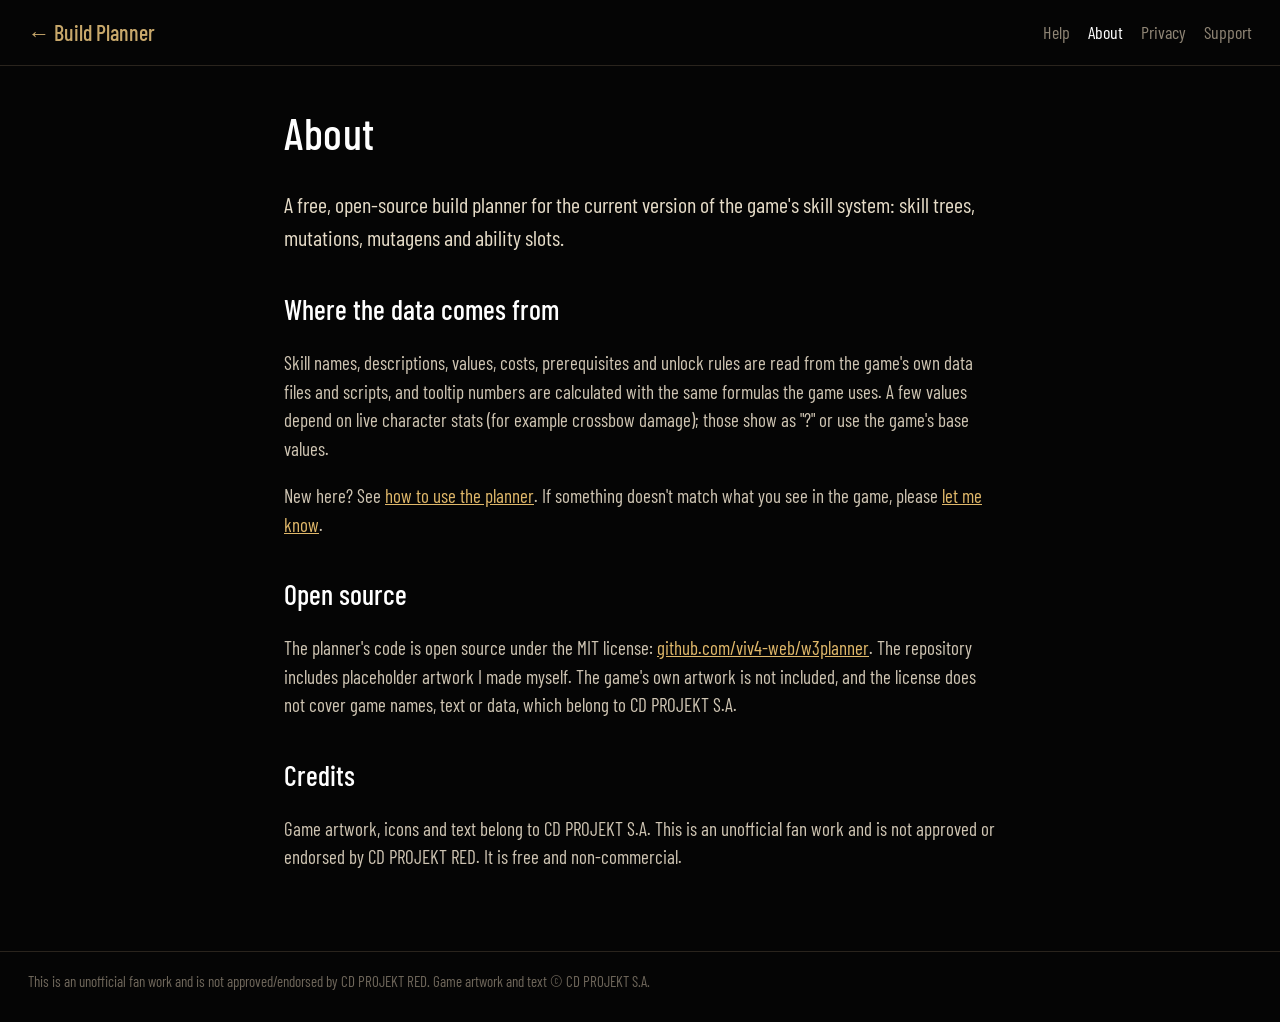
<file: about.html>
<!DOCTYPE html><html lang="en"><head><meta charset="utf-8"><meta name="viewport" content="width=device-width, initial-scale=1, viewport-fit=cover">
<title>About · Build Planner</title><meta name="description" content="What the Build Planner is, where its data comes from, and credits."><link rel="stylesheet" href="pages.css">
<link rel="icon" href="data:image/svg+xml,<svg xmlns=%22http://www.w3.org/2000/svg%22 viewBox=%220 0 100 100%22><text y=%22.9em%22 font-size=%2290%22>⚔️</text></svg>">
</head><body><header><a class="home" href="index.html">← Build Planner</a><nav aria-label="Site"><a href="help.html">Help</a><a href="about.html" aria-current="page">About</a><a href="privacy.html">Privacy</a><a href="support.html">Support</a></nav></header>
<main><h1>About</h1><p class="lead">A free, open-source build planner for the current version of the game's skill system: skill trees, mutations, mutagens and ability slots.</p>
<h2>Where the data comes from</h2><p>Skill names, descriptions, values, costs, prerequisites and unlock rules are read from the game's own data files and scripts, and tooltip numbers are calculated with the same formulas the game uses. A few values depend on live character stats (for example crossbow damage); those show as "?" or use the game's base values.</p>
<p>New here? See <a href="help.html">how to use the planner</a>. If something doesn't match what you see in the game, please <a href="support.html">let me know</a>.</p>
<h2>Open source</h2><p>The planner's code is open source under the MIT license: <a href="https://github.com/viv4-web/w3planner">github.com/viv4-web/w3planner</a>. The repository includes placeholder artwork I made myself. The game's own artwork is not included, and the license does not cover game names, text or data, which belong to CD PROJEKT S.A.</p>
<h2>Credits</h2><p>Game artwork, icons and text belong to CD PROJEKT S.A. This is an unofficial fan work and is not approved or endorsed by CD PROJEKT RED. It is free and non-commercial.</p></main>
<footer>This is an unofficial fan work and is not approved/endorsed by CD PROJEKT RED. Game artwork and text © CD PROJEKT S.A.</footer></body></html>
</file>
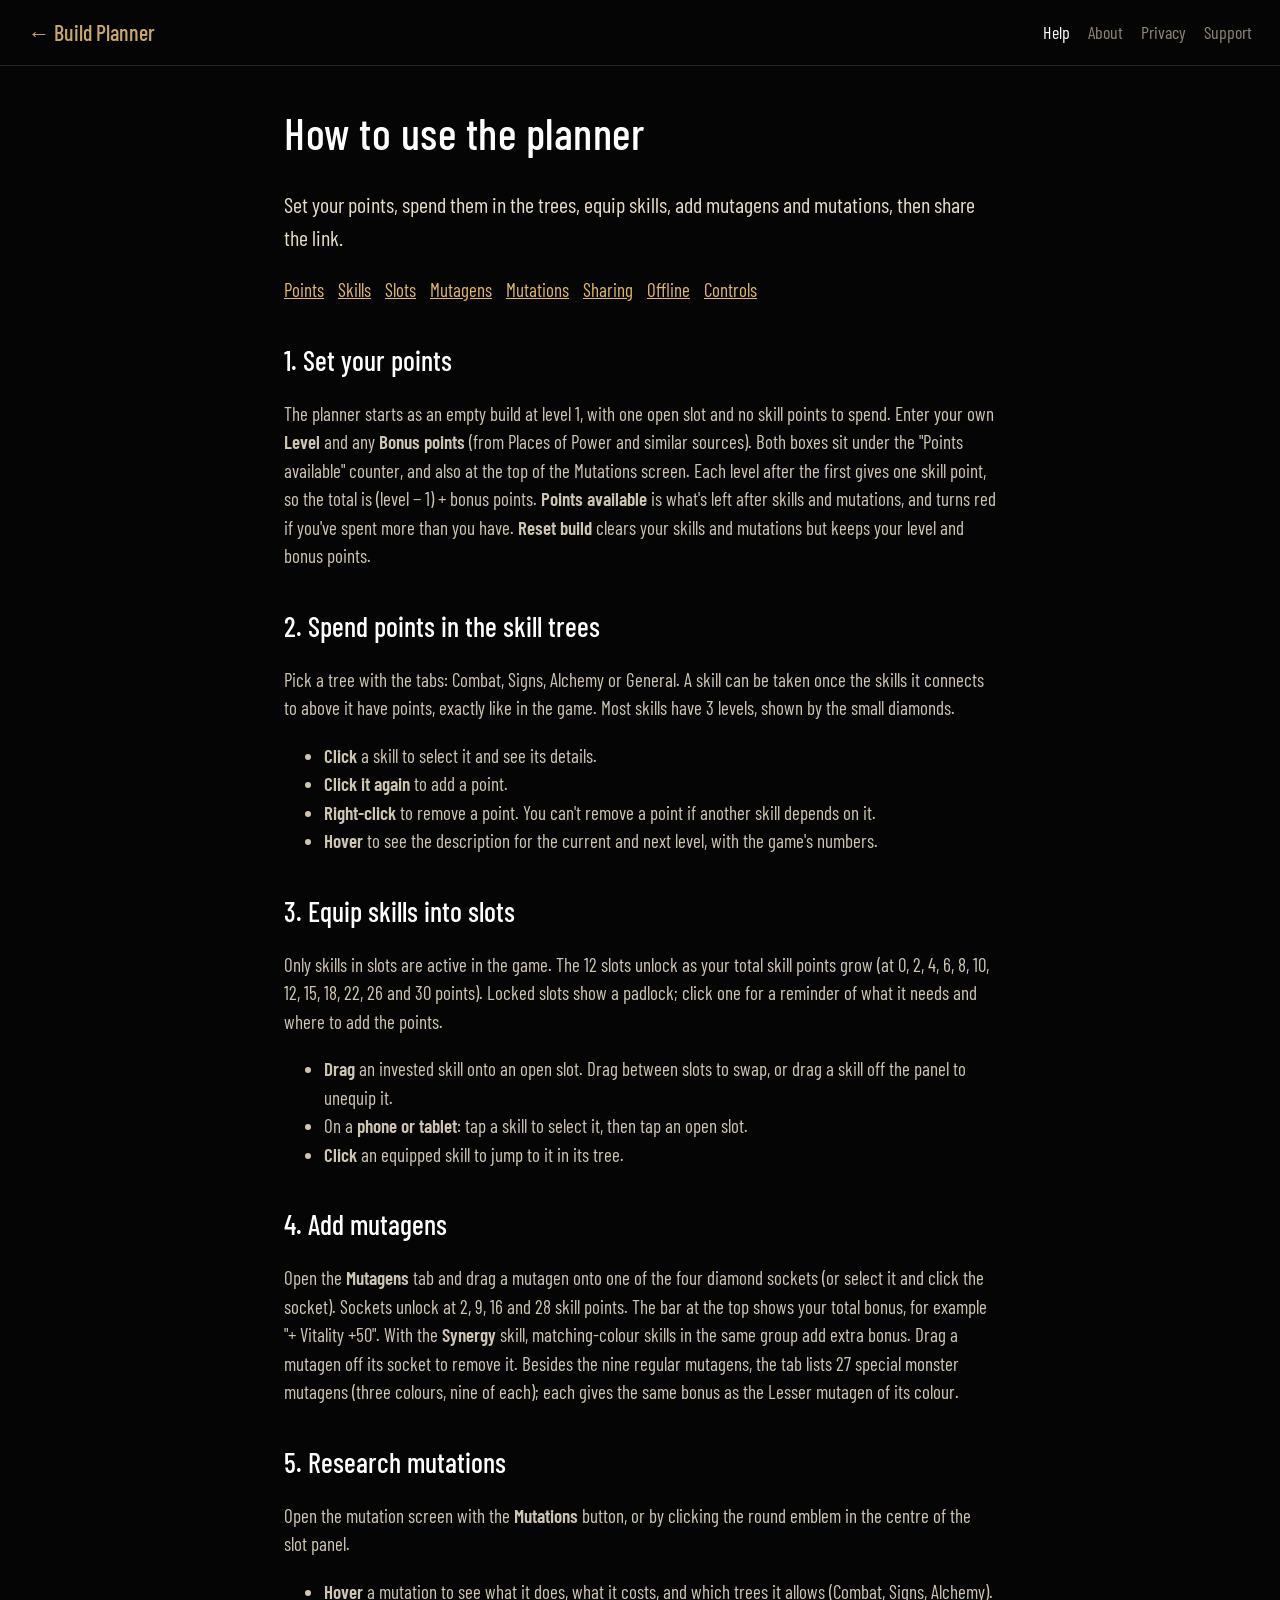
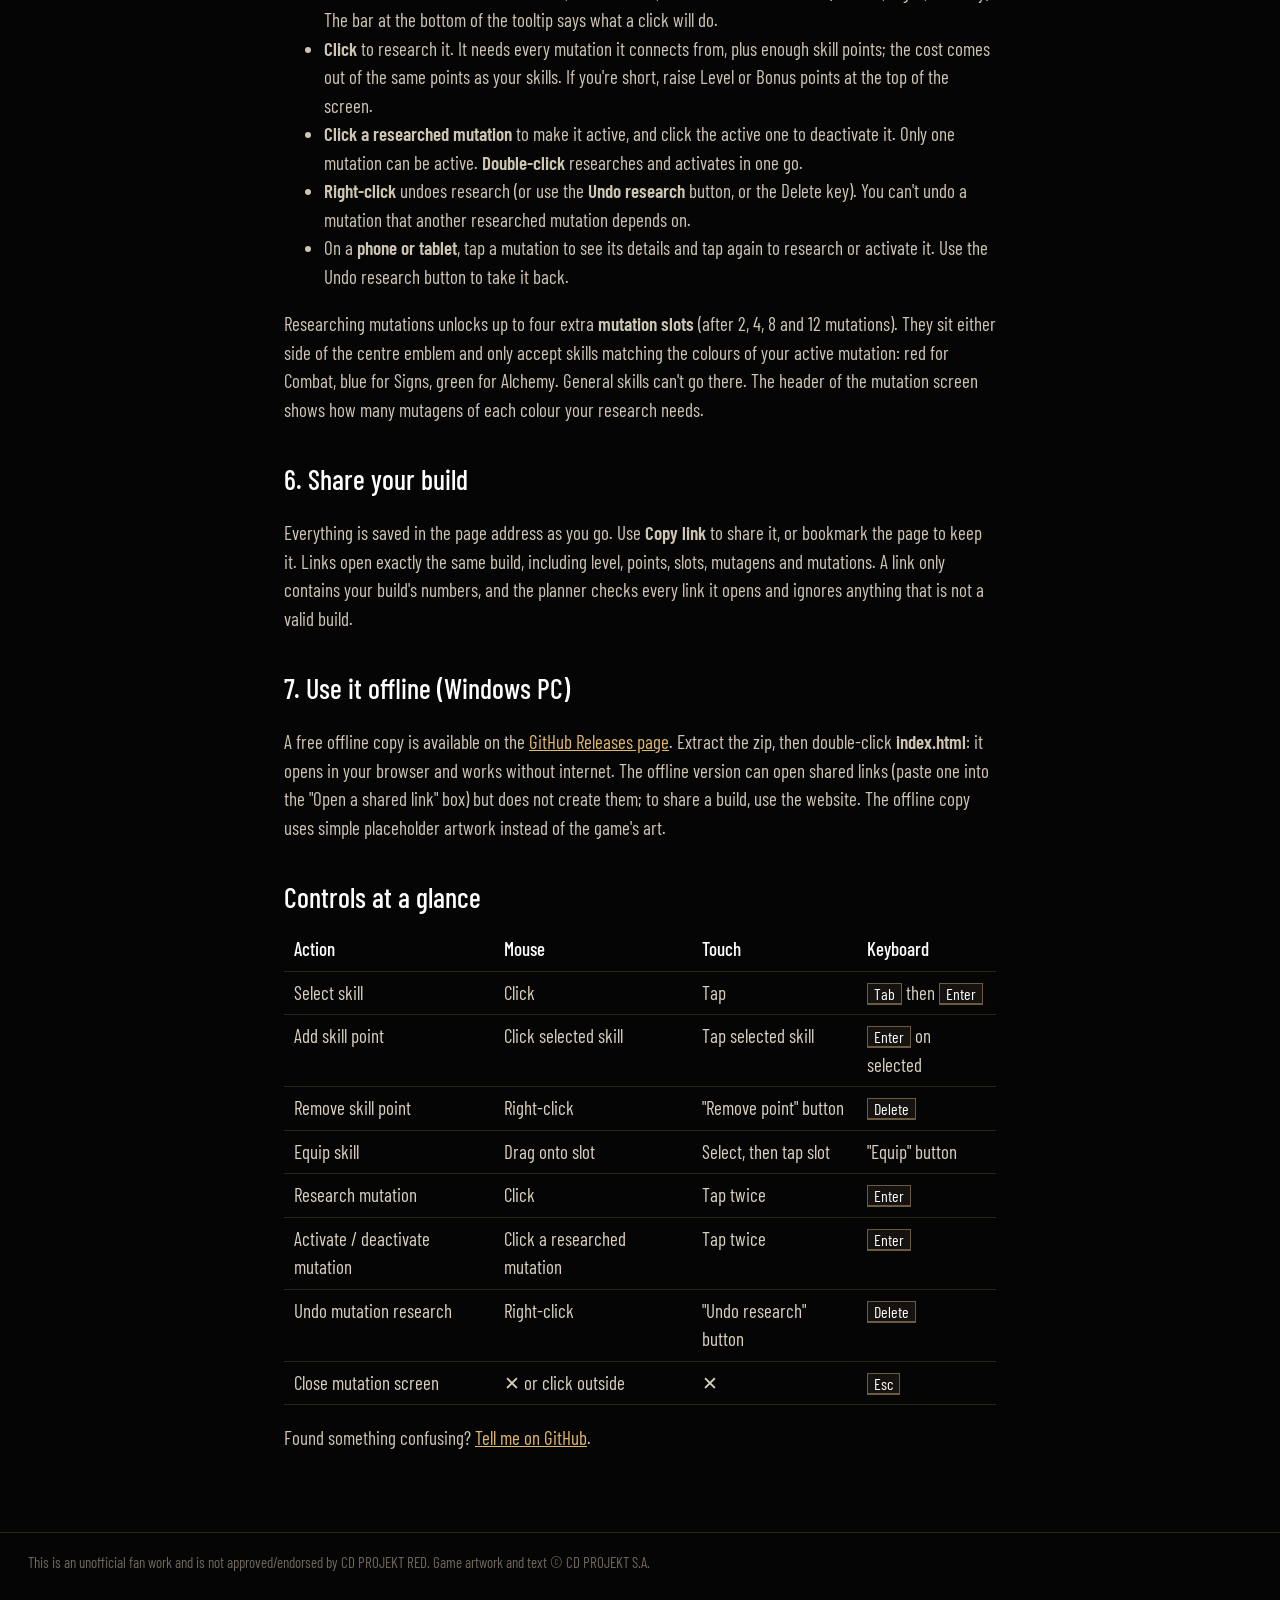
<file: help.html>
<!DOCTYPE html><html lang="en"><head><meta charset="utf-8"><meta name="viewport" content="width=device-width, initial-scale=1, viewport-fit=cover">
<title>Help · Build Planner</title><meta name="description" content="How to use the Build Planner: skills, slots, mutagens, mutations and sharing."><link rel="stylesheet" href="pages.css">
<link rel="icon" href="data:image/svg+xml,<svg xmlns=%22http://www.w3.org/2000/svg%22 viewBox=%220 0 100 100%22><text y=%22.9em%22 font-size=%2290%22>⚔️</text></svg>">
</head><body><header><a class="home" href="index.html">← Build Planner</a><nav aria-label="Site"><a href="help.html" aria-current="page">Help</a><a href="about.html">About</a><a href="privacy.html">Privacy</a><a href="support.html">Support</a></nav></header>
<main><h1>How to use the planner</h1><p class="lead">Set your points, spend them in the trees, equip skills, add mutagens and mutations, then share the link.</p>
<p class="toc"><a href="#points">Points</a><a href="#skills">Skills</a><a href="#slots">Slots</a><a href="#mutagens">Mutagens</a><a href="#mutations">Mutations</a><a href="#share">Sharing</a><a href="#offline">Offline</a><a href="#controls">Controls</a></p>
<h2 id="points">1. Set your points</h2><p>The planner starts as an empty build at level 1, with one open slot and no skill points to spend. Enter your own <b>Level</b> and any <b>Bonus points</b> (from Places of Power and similar sources). Both boxes sit under the "Points available" counter, and also at the top of the Mutations screen. Each level after the first gives one skill point, so the total is (level − 1) + bonus points. <b>Points available</b> is what's left after skills and mutations, and turns red if you've spent more than you have. <b>Reset build</b> clears your skills and mutations but keeps your level and bonus points.</p>
<h2 id="skills">2. Spend points in the skill trees</h2><p>Pick a tree with the tabs: Combat, Signs, Alchemy or General. A skill can be taken once the skills it connects to above it have points, exactly like in the game. Most skills have 3 levels, shown by the small diamonds.</p>
<ul><li><b>Click</b> a skill to select it and see its details.</li><li><b>Click it again</b> to add a point.</li><li><b>Right-click</b> to remove a point. You can't remove a point if another skill depends on it.</li><li><b>Hover</b> to see the description for the current and next level, with the game's numbers.</li></ul>
<h2 id="slots">3. Equip skills into slots</h2><p>Only skills in slots are active in the game. The 12 slots unlock as your total skill points grow (at 0, 2, 4, 6, 8, 10, 12, 15, 18, 22, 26 and 30 points). Locked slots show a padlock; click one for a reminder of what it needs and where to add the points.</p>
<ul><li><b>Drag</b> an invested skill onto an open slot. Drag between slots to swap, or drag a skill off the panel to unequip it.</li><li>On a <b>phone or tablet</b>: tap a skill to select it, then tap an open slot.</li><li><b>Click</b> an equipped skill to jump to it in its tree.</li></ul>
<h2 id="mutagens">4. Add mutagens</h2><p>Open the <b>Mutagens</b> tab and drag a mutagen onto one of the four diamond sockets (or select it and click the socket). Sockets unlock at 2, 9, 16 and 28 skill points. The bar at the top shows your total bonus, for example "+ Vitality +50". With the <b>Synergy</b> skill, matching-colour skills in the same group add extra bonus. Drag a mutagen off its socket to remove it. Besides the nine regular mutagens, the tab lists 27 special monster mutagens (three colours, nine of each); each gives the same bonus as the Lesser mutagen of its colour.</p>
<h2 id="mutations">5. Research mutations</h2><p>Open the mutation screen with the <b>Mutations</b> button, or by clicking the round emblem in the centre of the slot panel.</p>
<ul><li><b>Hover</b> a mutation to see what it does, what it costs, and which trees it allows (Combat, Signs, Alchemy). The bar at the bottom of the tooltip says what a click will do.</li>
<li><b>Click</b> to research it. It needs every mutation it connects from, plus enough skill points; the cost comes out of the same points as your skills. If you're short, raise Level or Bonus points at the top of the screen.</li>
<li><b>Click a researched mutation</b> to make it active, and click the active one to deactivate it. Only one mutation can be active. <b>Double-click</b> researches and activates in one go.</li>
<li><b>Right-click</b> undoes research (or use the <b>Undo research</b> button, or the Delete key). You can't undo a mutation that another researched mutation depends on.</li>
<li>On a <b>phone or tablet</b>, tap a mutation to see its details and tap again to research or activate it. Use the Undo research button to take it back.</li></ul>
<p>Researching mutations unlocks up to four extra <b>mutation slots</b> (after 2, 4, 8 and 12 mutations). They sit either side of the centre emblem and only accept skills matching the colours of your active mutation: red for Combat, blue for Signs, green for Alchemy. General skills can't go there. The header of the mutation screen shows how many mutagens of each colour your research needs.</p>
<h2 id="share">6. Share your build</h2><p>Everything is saved in the page address as you go. Use <b>Copy link</b> to share it, or bookmark the page to keep it. Links open exactly the same build, including level, points, slots, mutagens and mutations. A link only contains your build's numbers, and the planner checks every link it opens and ignores anything that is not a valid build.</p>
<h2 id="offline">7. Use it offline (Windows PC)</h2><p>A free offline copy is available on the <a href="https://github.com/viv4-web/w3planner/releases">GitHub Releases page</a>. Extract the zip, then double-click <b>index.html</b>: it opens in your browser and works without internet. The offline version can open shared links (paste one into the "Open a shared link" box) but does not create them; to share a build, use the website. The offline copy uses simple placeholder artwork instead of the game's art.</p>
<h2 id="controls">Controls at a glance</h2>
<table><tr><th>Action</th><th>Mouse</th><th>Touch</th><th>Keyboard</th></tr>
<tr><td>Select skill</td><td>Click</td><td>Tap</td><td><kbd>Tab</kbd> then <kbd>Enter</kbd></td></tr>
<tr><td>Add skill point</td><td>Click selected skill</td><td>Tap selected skill</td><td><kbd>Enter</kbd> on selected</td></tr>
<tr><td>Remove skill point</td><td>Right-click</td><td>"Remove point" button</td><td><kbd>Delete</kbd></td></tr>
<tr><td>Equip skill</td><td>Drag onto slot</td><td>Select, then tap slot</td><td>"Equip" button</td></tr>
<tr><td>Research mutation</td><td>Click</td><td>Tap twice</td><td><kbd>Enter</kbd></td></tr>
<tr><td>Activate / deactivate mutation</td><td>Click a researched mutation</td><td>Tap twice</td><td><kbd>Enter</kbd></td></tr>
<tr><td>Undo mutation research</td><td>Right-click</td><td>"Undo research" button</td><td><kbd>Delete</kbd></td></tr>
<tr><td>Close mutation screen</td><td>✕ or click outside</td><td>✕</td><td><kbd>Esc</kbd></td></tr></table>
<p>Found something confusing? <a href="support.html">Tell me on GitHub</a>.</p></main>
<footer>This is an unofficial fan work and is not approved/endorsed by CD PROJEKT RED. Game artwork and text © CD PROJEKT S.A.</footer></body></html>
</file>
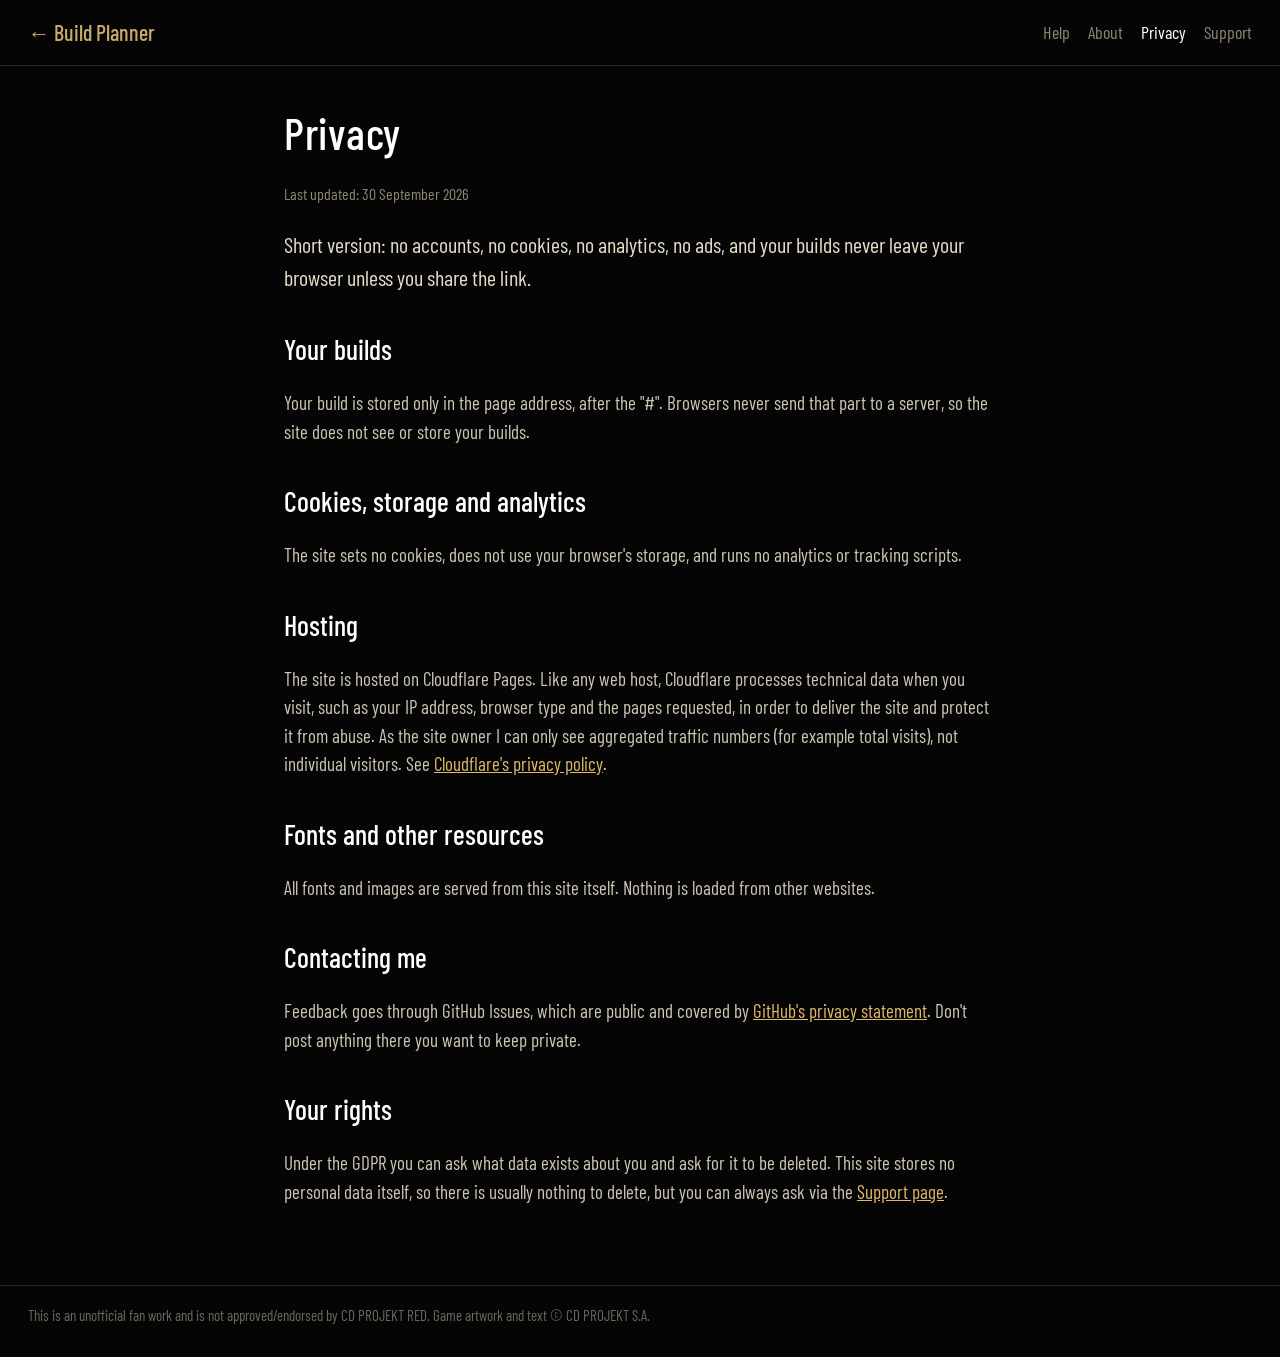
<file: privacy.html>
<!DOCTYPE html><html lang="en"><head><meta charset="utf-8"><meta name="viewport" content="width=device-width, initial-scale=1, viewport-fit=cover">
<title>Privacy · Build Planner</title><meta name="description" content="How the Build Planner handles your data: no accounts, no cookies, no analytics."><link rel="stylesheet" href="pages.css">
<link rel="icon" href="data:image/svg+xml,<svg xmlns=%22http://www.w3.org/2000/svg%22 viewBox=%220 0 100 100%22><text y=%22.9em%22 font-size=%2290%22>⚔️</text></svg>">
</head><body><header><a class="home" href="index.html">← Build Planner</a><nav aria-label="Site"><a href="help.html">Help</a><a href="about.html">About</a><a href="privacy.html" aria-current="page">Privacy</a><a href="support.html">Support</a></nav></header>
<main><h1>Privacy</h1><p class="muted">Last updated: 30 September 2026</p>
<p class="lead">Short version: no accounts, no cookies, no analytics, no ads, and your builds never leave your browser unless you share the link.</p>
<h2>Your builds</h2><p>Your build is stored only in the page address, after the "#". Browsers never send that part to a server, so the site does not see or store your builds.</p>
<h2>Cookies, storage and analytics</h2><p>The site sets no cookies, does not use your browser's storage, and runs no analytics or tracking scripts.</p>
<h2>Hosting</h2><p>The site is hosted on Cloudflare Pages. Like any web host, Cloudflare processes technical data when you visit, such as your IP address, browser type and the pages requested, in order to deliver the site and protect it from abuse. As the site owner I can only see aggregated traffic numbers (for example total visits), not individual visitors. See <a href="https://www.cloudflare.com/privacypolicy/">Cloudflare's privacy policy</a>.</p>
<h2>Fonts and other resources</h2><p>All fonts and images are served from this site itself. Nothing is loaded from other websites.</p>
<h2>Contacting me</h2><p>Feedback goes through GitHub Issues, which are public and covered by <a href="https://docs.github.com/en/site-policy/privacy-policies/github-general-privacy-statement">GitHub's privacy statement</a>. Don't post anything there you want to keep private.</p>
<h2>Your rights</h2><p>Under the GDPR you can ask what data exists about you and ask for it to be deleted. This site stores no personal data itself, so there is usually nothing to delete, but you can always ask via the <a href="support.html">Support page</a>.</p></main>
<footer>This is an unofficial fan work and is not approved/endorsed by CD PROJEKT RED. Game artwork and text © CD PROJEKT S.A.</footer></body></html>
</file>
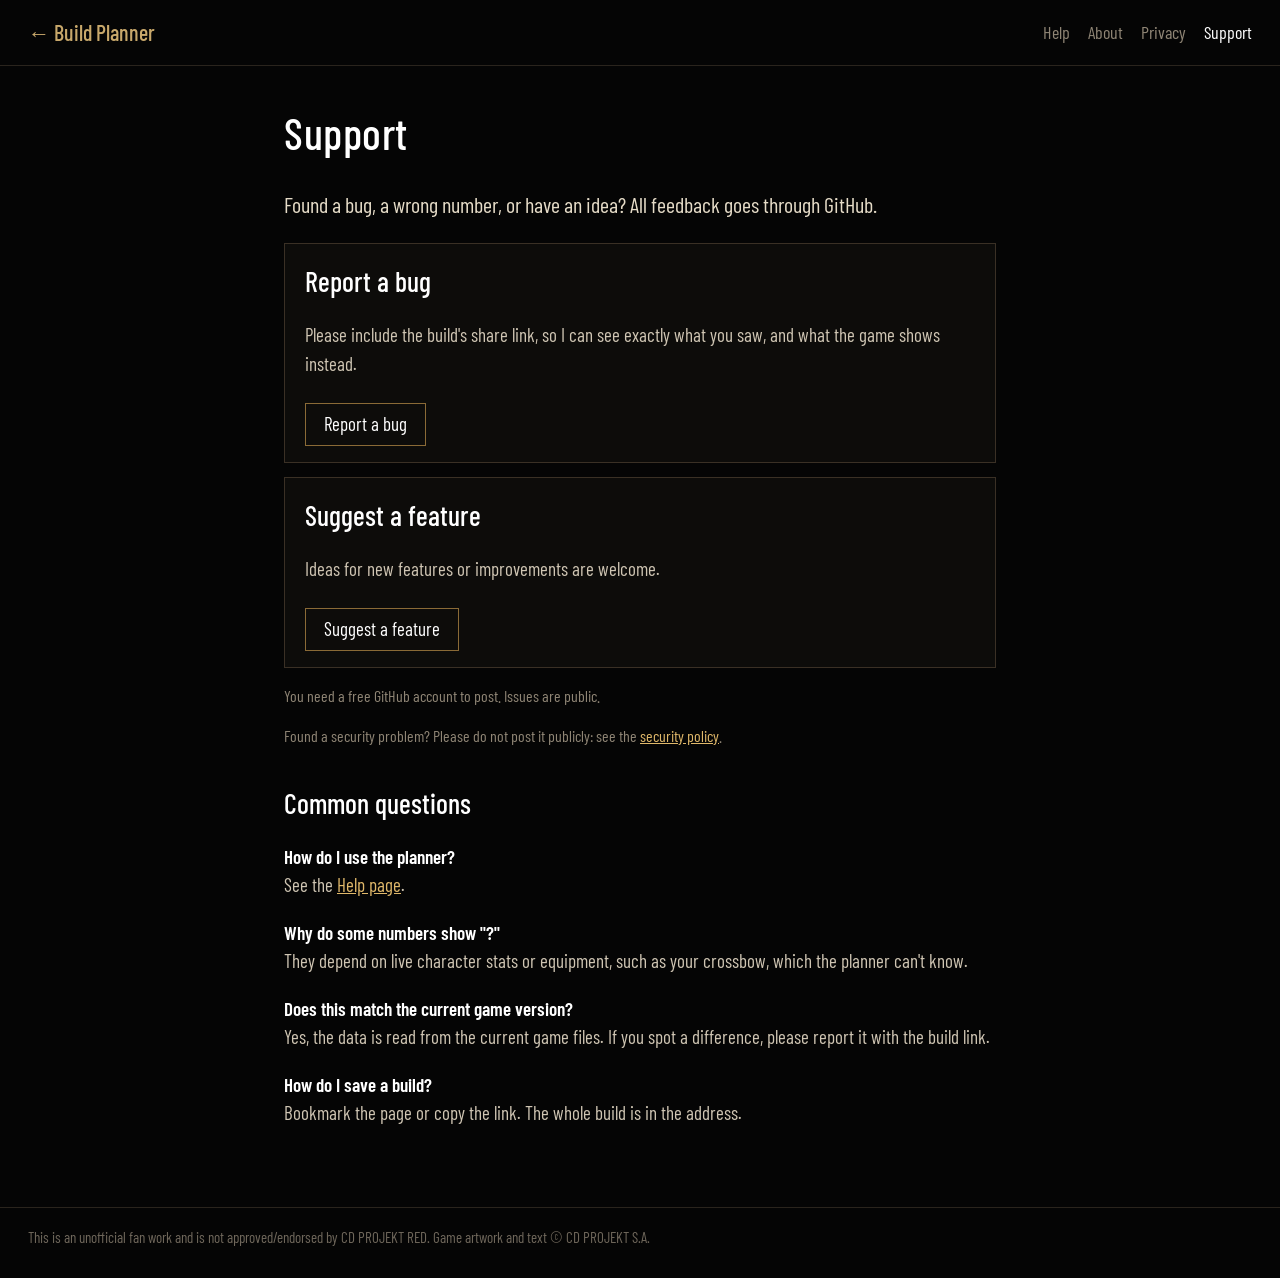
<file: support.html>
<!DOCTYPE html><html lang="en"><head><meta charset="utf-8"><meta name="viewport" content="width=device-width, initial-scale=1, viewport-fit=cover">
<title>Support · Build Planner</title><meta name="description" content="Report a bug or suggest a feature on GitHub."><link rel="stylesheet" href="pages.css">
<link rel="icon" href="data:image/svg+xml,<svg xmlns=%22http://www.w3.org/2000/svg%22 viewBox=%220 0 100 100%22><text y=%22.9em%22 font-size=%2290%22>⚔️</text></svg>">
</head><body><header><a class="home" href="index.html">← Build Planner</a><nav aria-label="Site"><a href="help.html">Help</a><a href="about.html">About</a><a href="privacy.html">Privacy</a><a href="support.html" aria-current="page">Support</a></nav></header>
<main><h1>Support</h1><p class="lead">Found a bug, a wrong number, or have an idea? All feedback goes through GitHub.</p>
<div class="card"><h2 style="margin-top:0">Report a bug</h2><p>Please include the build's share link, so I can see exactly what you saw, and what the game shows instead.</p><a class="btn" href="https://github.com/viv4-web/w3planner/issues/new?template=bug.yml">Report a bug</a></div>
<div class="card"><h2 style="margin-top:0">Suggest a feature</h2><p>Ideas for new features or improvements are welcome.</p><a class="btn" href="https://github.com/viv4-web/w3planner/issues/new?template=feature.yml">Suggest a feature</a></div>
<p class="muted">You need a free GitHub account to post. Issues are public.</p>
<p class="muted">Found a security problem? Please do not post it publicly: see the <a href="https://github.com/viv4-web/w3planner/security/policy">security policy</a>.</p>
<h2>Common questions</h2>
<p><b style="color:#fff">How do I use the planner?</b><br>See the <a href="help.html">Help page</a>.</p>
<p><b style="color:#fff">Why do some numbers show "?"</b><br>They depend on live character stats or equipment, such as your crossbow, which the planner can't know.</p>
<p><b style="color:#fff">Does this match the current game version?</b><br>Yes, the data is read from the current game files. If you spot a difference, please report it with the build link.</p>
<p><b style="color:#fff">How do I save a build?</b><br>Bookmark the page or copy the link. The whole build is in the address.</p></main>
<footer>This is an unofficial fan work and is not approved/endorsed by CD PROJEKT RED. Game artwork and text © CD PROJEKT S.A.</footer></body></html>
</file>
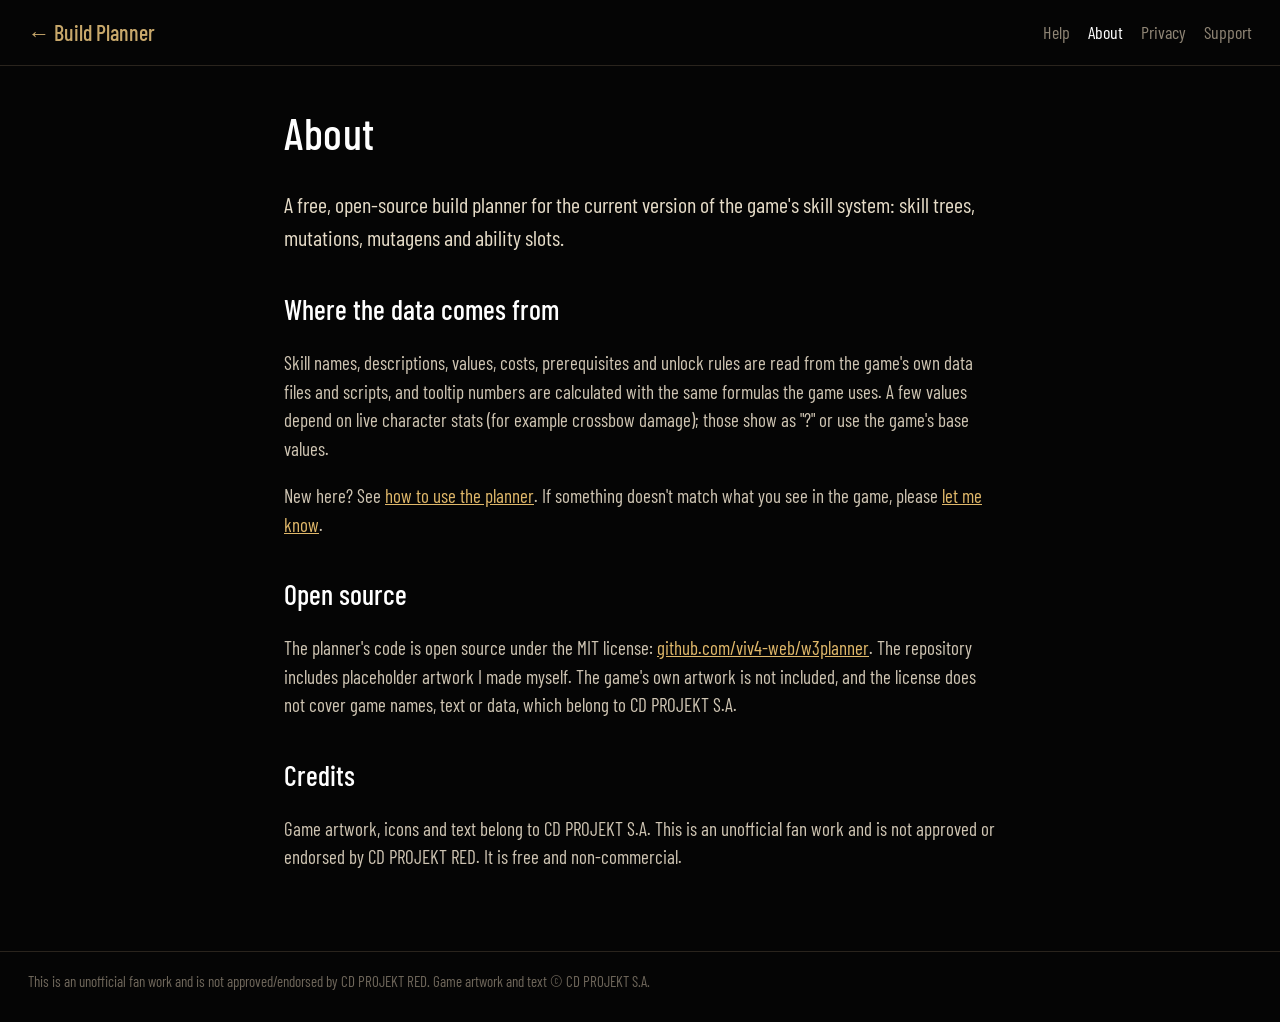
<file: static/about.html>
<!DOCTYPE html><html lang="en"><head><meta charset="utf-8"><meta name="viewport" content="width=device-width, initial-scale=1, viewport-fit=cover">
<title>About – The Witcher 3 Build Planner &amp; Quest Tracker – Remaster</title><meta name="description" content="What this fan-made planner for The Witcher 3 remaster is, where its data comes from, and credits."><link rel="stylesheet" href="pages.css">
<link rel="icon" href="data:image/svg+xml,<svg xmlns=%22http://www.w3.org/2000/svg%22 viewBox=%220 0 100 100%22><text y=%22.9em%22 font-size=%2290%22>⚔️</text></svg>">
</head><body><header><a class="home" href="index.html">← Build Planner</a><nav aria-label="Site"><a href="help.html">Help</a><a href="about.html" aria-current="page">About</a><a href="privacy.html">Privacy</a><a href="support.html">Support</a></nav></header>
<main><h1>About</h1><p class="lead">A free, open-source build planner for the current version of the game's skill system: skill trees, mutations, mutagens and ability slots.</p>
<h2>Where the data comes from</h2><p>Skill names, descriptions, values, costs, prerequisites and unlock rules are read from the game's own data files and scripts, and tooltip numbers are calculated with the same formulas the game uses. A few values depend on live character stats (for example crossbow damage); those show as "?" or use the game's base values.</p>
<p>New here? See <a href="help.html">how to use the planner</a>. If something doesn't match what you see in the game, please <a href="support.html">let me know</a>.</p>
<h2>Open source</h2><p>The planner's code is open source under the MIT license: <a href="https://github.com/viv4-web/w3planner">github.com/viv4-web/w3planner</a>. The repository includes placeholder artwork I made myself. The game's own artwork is not included, and the license does not cover game names, text or data, which belong to CD PROJEKT S.A.</p>
<h2>Credits</h2><p>Game artwork, icons and text belong to CD PROJEKT S.A. This is an unofficial fan work and is not approved or endorsed by CD PROJEKT RED. It is free and non-commercial.</p></main>
<footer>This is an unofficial fan work and is not approved/endorsed by CD PROJEKT RED. Game artwork and text © CD PROJEKT S.A.</footer></body></html>
</file>
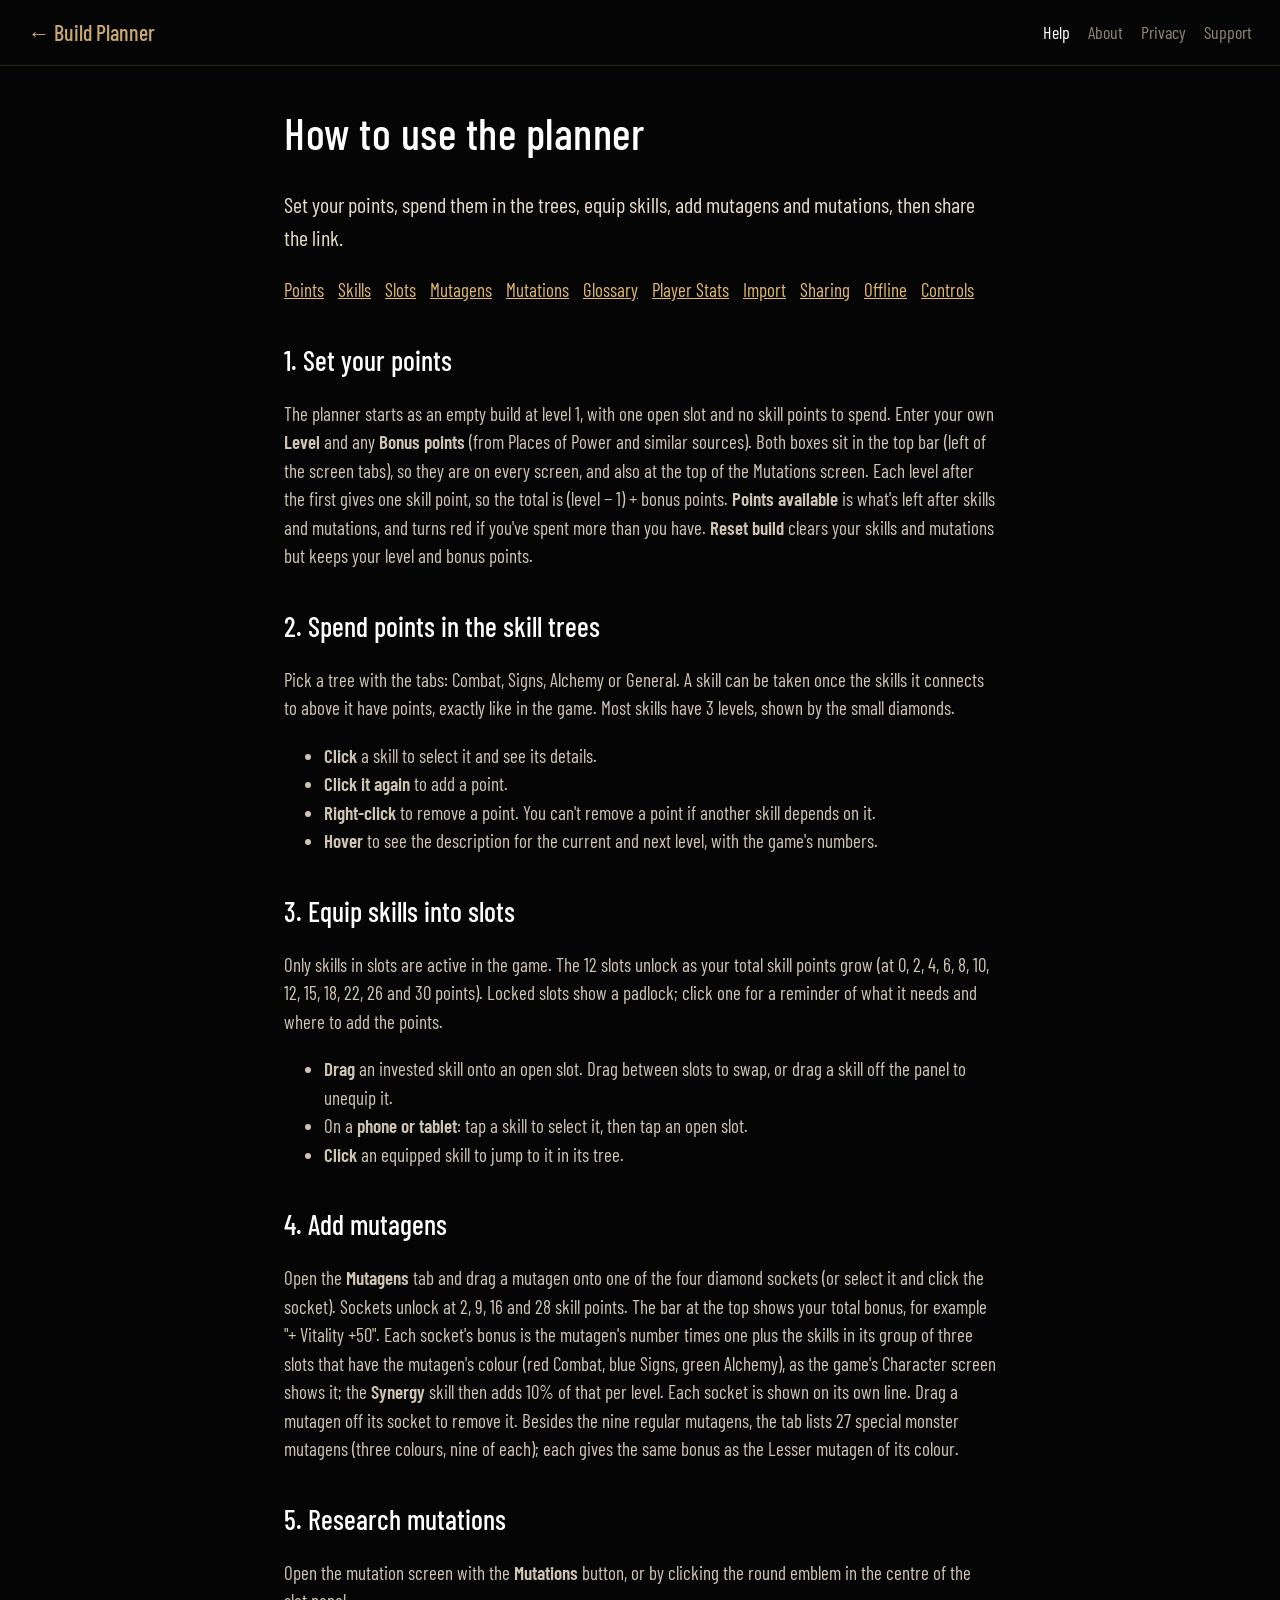
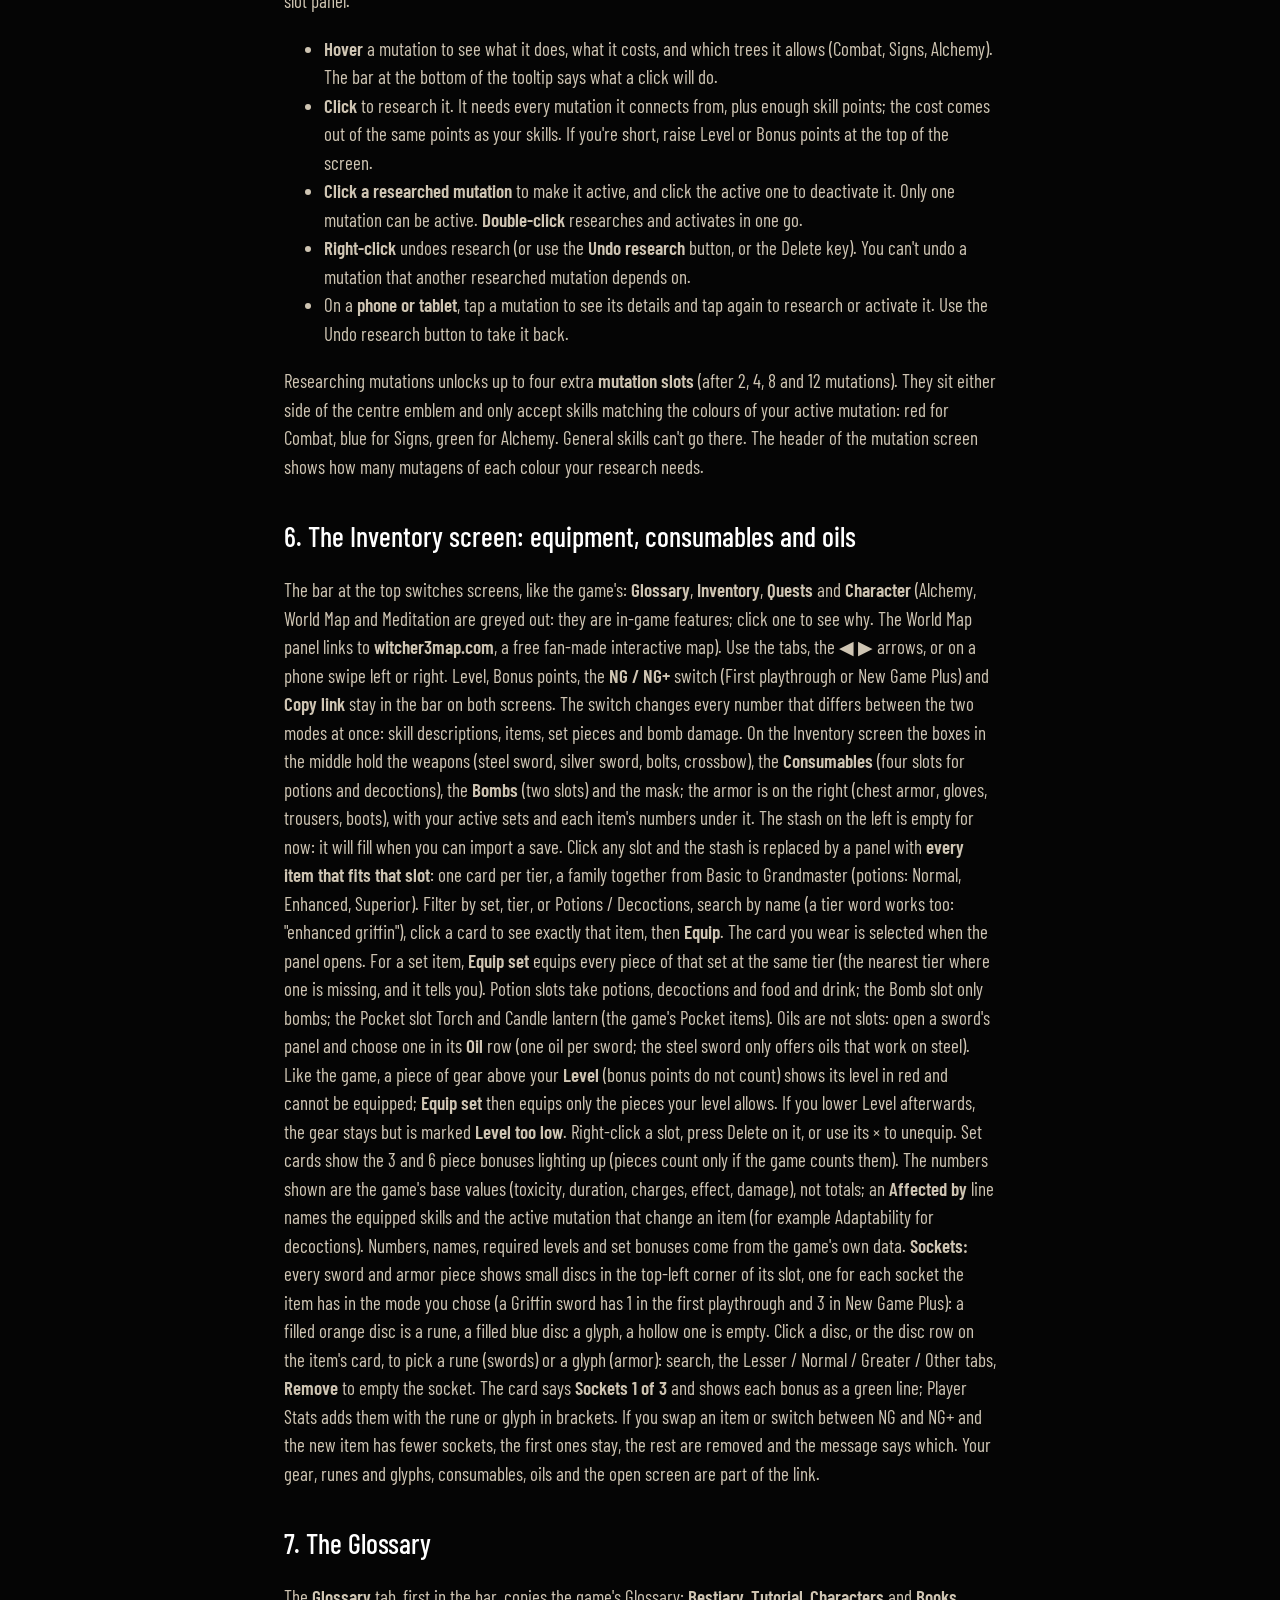
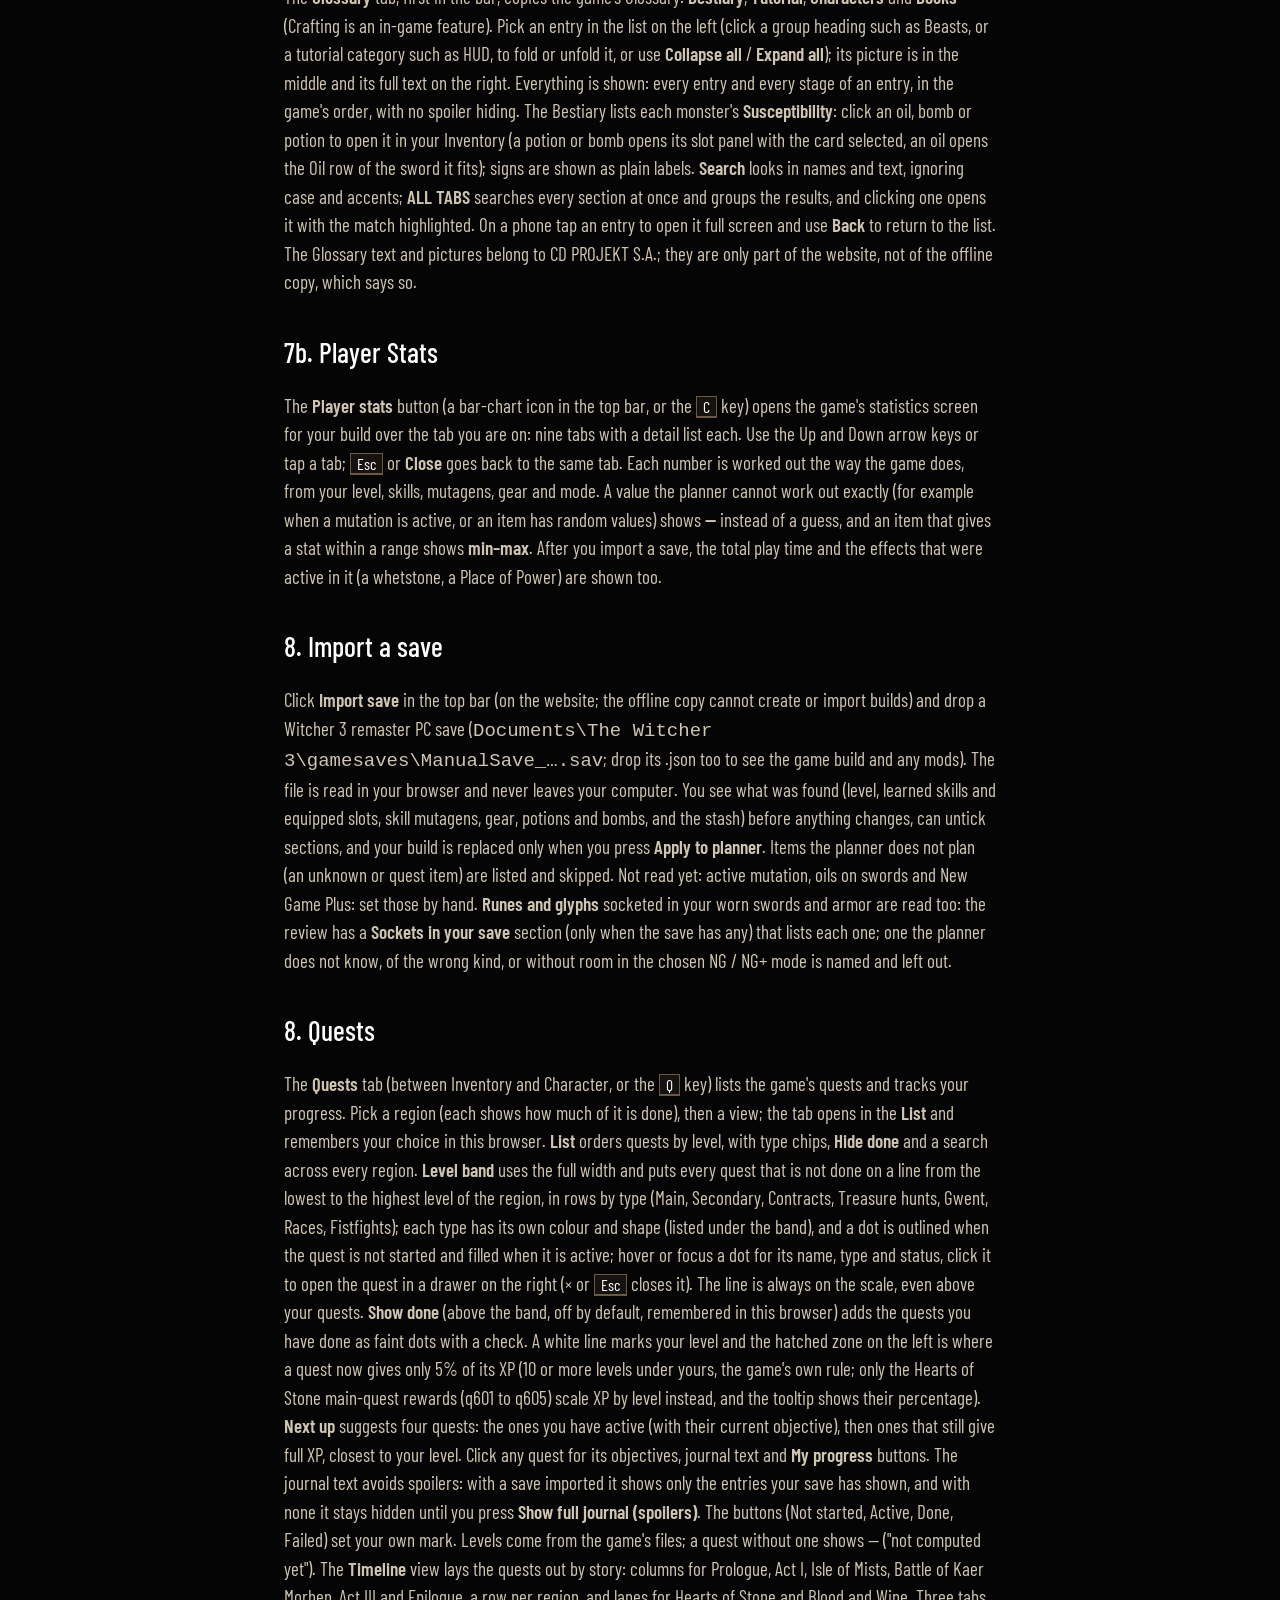
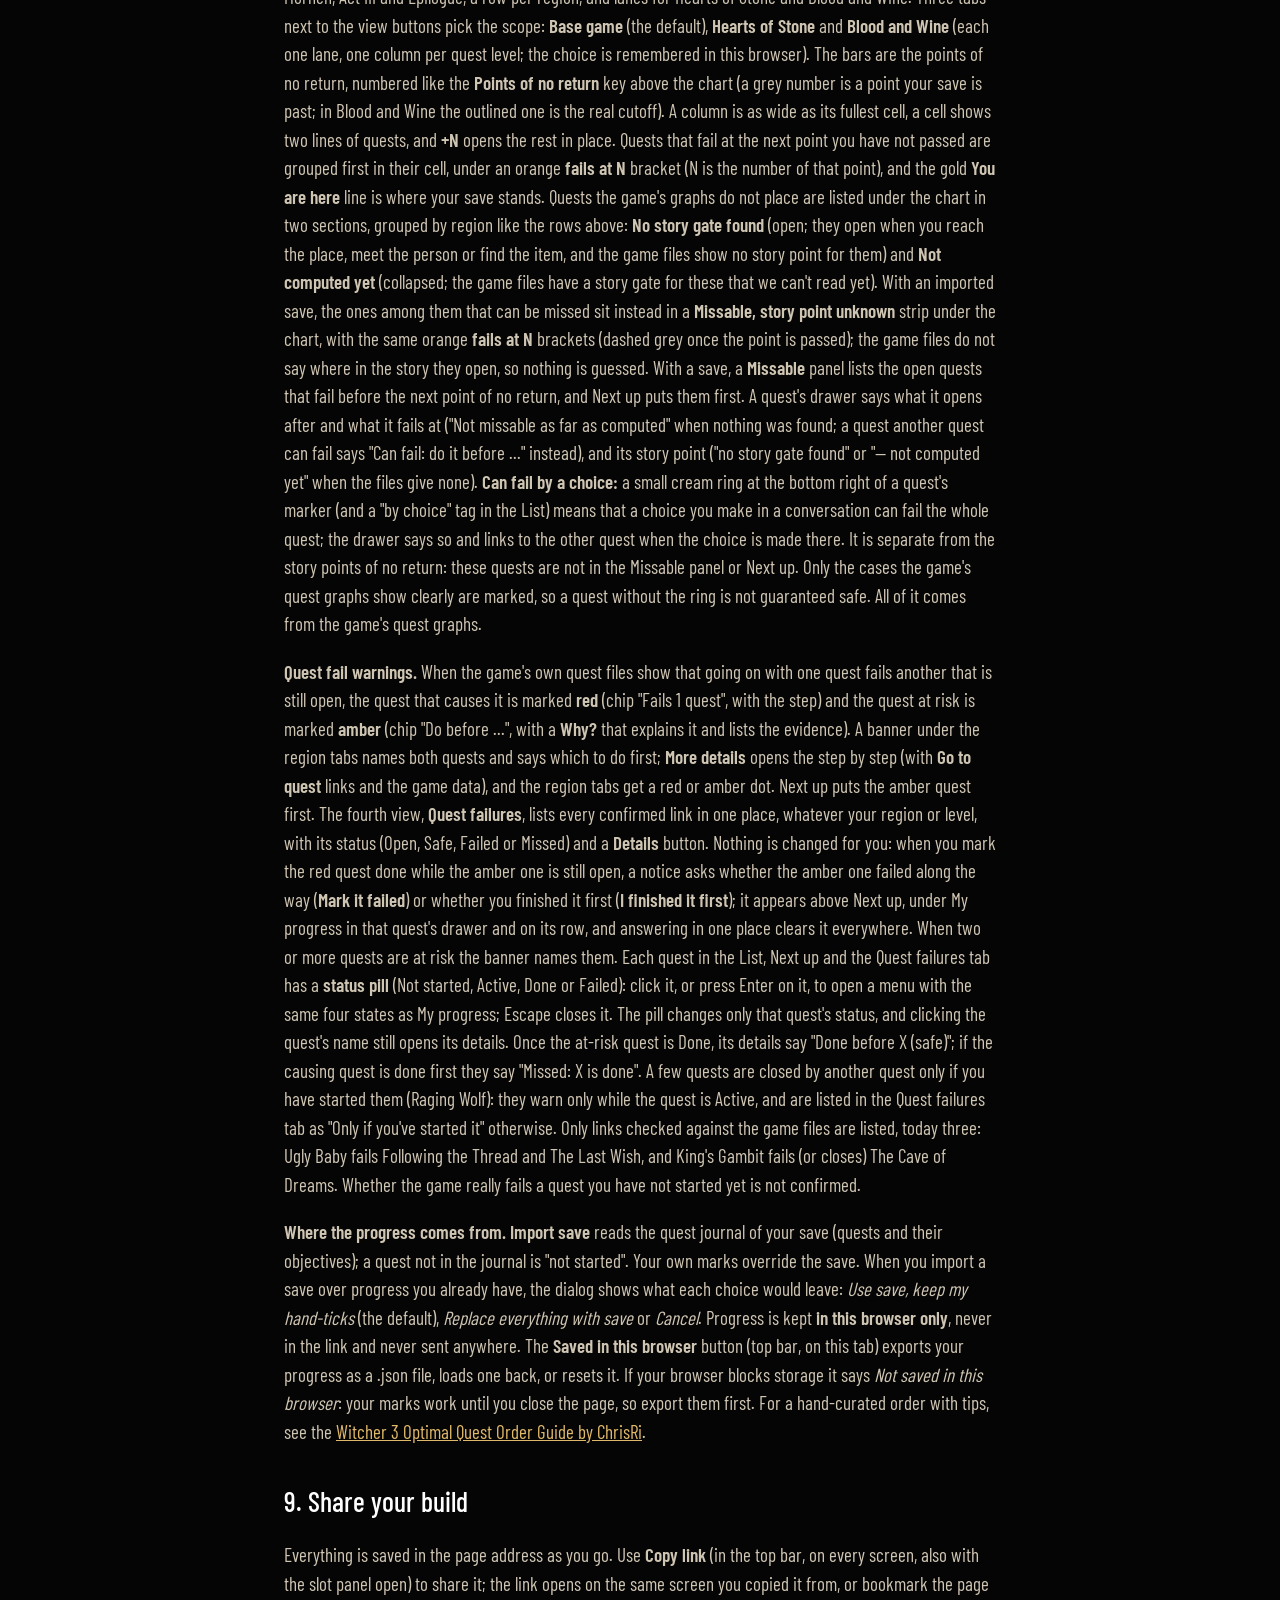
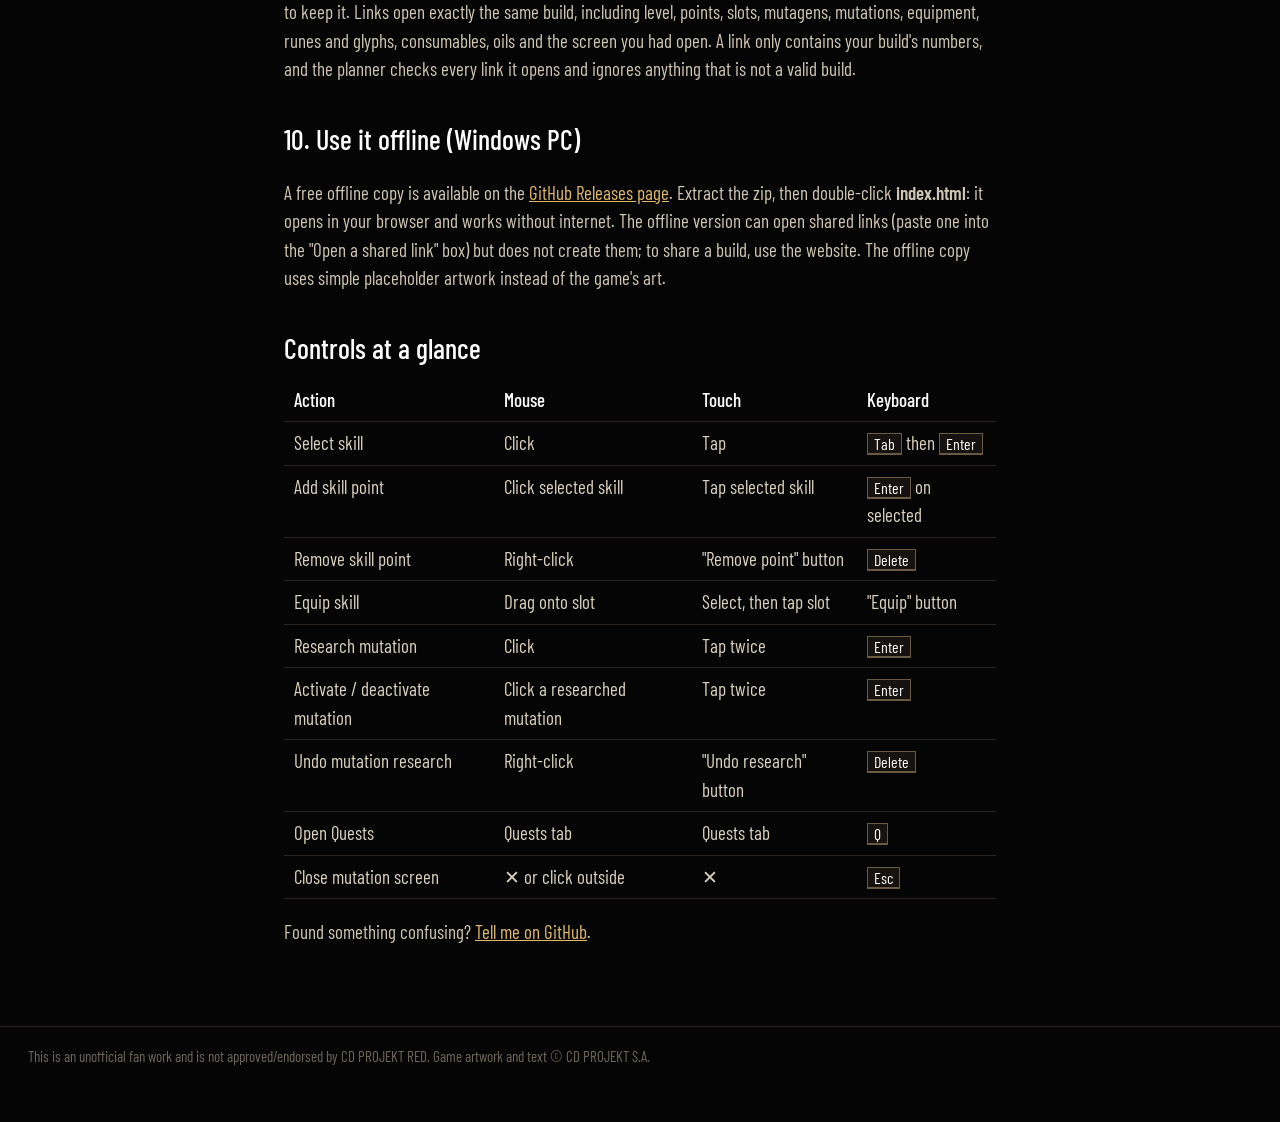
<file: static/help.html>
<!DOCTYPE html><html lang="en"><head><meta charset="utf-8"><meta name="viewport" content="width=device-width, initial-scale=1, viewport-fit=cover">
<title>Help – The Witcher 3 Build Planner &amp; Quest Tracker – Remaster</title><meta name="description" content="How to use the planner for The Witcher 3 remaster: skills, slots, mutagens, mutations, quests and sharing."><link rel="stylesheet" href="pages.css">
<link rel="icon" href="data:image/svg+xml,<svg xmlns=%22http://www.w3.org/2000/svg%22 viewBox=%220 0 100 100%22><text y=%22.9em%22 font-size=%2290%22>⚔️</text></svg>">
</head><body><header><a class="home" href="index.html">← Build Planner</a><nav aria-label="Site"><a href="help.html" aria-current="page">Help</a><a href="about.html">About</a><a href="privacy.html">Privacy</a><a href="support.html">Support</a></nav></header>
<main><h1>How to use the planner</h1><p class="lead">Set your points, spend them in the trees, equip skills, add mutagens and mutations, then share the link.</p>
<p class="toc"><a href="#points">Points</a><a href="#skills">Skills</a><a href="#slots">Slots</a><a href="#mutagens">Mutagens</a><a href="#mutations">Mutations</a><a href="#glossary">Glossary</a><a href="#stats">Player Stats</a><a href="#import">Import</a><a href="#share">Sharing</a><a href="#offline">Offline</a><a href="#controls">Controls</a></p>
<h2 id="points">1. Set your points</h2><p>The planner starts as an empty build at level 1, with one open slot and no skill points to spend. Enter your own <b>Level</b> and any <b>Bonus points</b> (from Places of Power and similar sources). Both boxes sit in the top bar (left of the screen tabs), so they are on every screen, and also at the top of the Mutations screen. Each level after the first gives one skill point, so the total is (level − 1) + bonus points. <b>Points available</b> is what's left after skills and mutations, and turns red if you've spent more than you have. <b>Reset build</b> clears your skills and mutations but keeps your level and bonus points.</p>
<h2 id="skills">2. Spend points in the skill trees</h2><p>Pick a tree with the tabs: Combat, Signs, Alchemy or General. A skill can be taken once the skills it connects to above it have points, exactly like in the game. Most skills have 3 levels, shown by the small diamonds.</p>
<ul><li><b>Click</b> a skill to select it and see its details.</li><li><b>Click it again</b> to add a point.</li><li><b>Right-click</b> to remove a point. You can't remove a point if another skill depends on it.</li><li><b>Hover</b> to see the description for the current and next level, with the game's numbers.</li></ul>
<h2 id="slots">3. Equip skills into slots</h2><p>Only skills in slots are active in the game. The 12 slots unlock as your total skill points grow (at 0, 2, 4, 6, 8, 10, 12, 15, 18, 22, 26 and 30 points). Locked slots show a padlock; click one for a reminder of what it needs and where to add the points.</p>
<ul><li><b>Drag</b> an invested skill onto an open slot. Drag between slots to swap, or drag a skill off the panel to unequip it.</li><li>On a <b>phone or tablet</b>: tap a skill to select it, then tap an open slot.</li><li><b>Click</b> an equipped skill to jump to it in its tree.</li></ul>
<h2 id="mutagens">4. Add mutagens</h2><p>Open the <b>Mutagens</b> tab and drag a mutagen onto one of the four diamond sockets (or select it and click the socket). Sockets unlock at 2, 9, 16 and 28 skill points. The bar at the top shows your total bonus, for example "+ Vitality +50". Each socket's bonus is the mutagen's number times one plus the skills in its group of three slots that have the mutagen's colour (red Combat, blue Signs, green Alchemy), as the game's Character screen shows it; the <b>Synergy</b> skill then adds 10% of that per level. Each socket is shown on its own line. Drag a mutagen off its socket to remove it. Besides the nine regular mutagens, the tab lists 27 special monster mutagens (three colours, nine of each); each gives the same bonus as the Lesser mutagen of its colour.</p>
<h2 id="mutations">5. Research mutations</h2><p>Open the mutation screen with the <b>Mutations</b> button, or by clicking the round emblem in the centre of the slot panel.</p>
<ul><li><b>Hover</b> a mutation to see what it does, what it costs, and which trees it allows (Combat, Signs, Alchemy). The bar at the bottom of the tooltip says what a click will do.</li>
<li><b>Click</b> to research it. It needs every mutation it connects from, plus enough skill points; the cost comes out of the same points as your skills. If you're short, raise Level or Bonus points at the top of the screen.</li>
<li><b>Click a researched mutation</b> to make it active, and click the active one to deactivate it. Only one mutation can be active. <b>Double-click</b> researches and activates in one go.</li>
<li><b>Right-click</b> undoes research (or use the <b>Undo research</b> button, or the Delete key). You can't undo a mutation that another researched mutation depends on.</li>
<li>On a <b>phone or tablet</b>, tap a mutation to see its details and tap again to research or activate it. Use the Undo research button to take it back.</li></ul>
<p>Researching mutations unlocks up to four extra <b>mutation slots</b> (after 2, 4, 8 and 12 mutations). They sit either side of the centre emblem and only accept skills matching the colours of your active mutation: red for Combat, blue for Signs, green for Alchemy. General skills can't go there. The header of the mutation screen shows how many mutagens of each colour your research needs.</p>
<h2 id="equipment">6. The Inventory screen: equipment, consumables and oils</h2><p>The bar at the top switches screens, like the game's: <b>Glossary</b>, <b>Inventory</b>, <b>Quests</b> and <b>Character</b> (Alchemy, World Map and Meditation are greyed out: they are in-game features; click one to see why. The World Map panel links to <b>witcher3map.com</b>, a free fan-made interactive map). Use the tabs, the ◀ ▶ arrows, or on a phone swipe left or right. Level, Bonus points, the <b>NG / NG+</b> switch (First playthrough or New Game Plus) and <b>Copy link</b> stay in the bar on both screens. The switch changes every number that differs between the two modes at once: skill descriptions, items, set pieces and bomb damage. On the Inventory screen the boxes in the middle hold the weapons (steel sword, silver sword, bolts, crossbow), the <b>Consumables</b> (four slots for potions and decoctions), the <b>Bombs</b> (two slots) and the mask; the armor is on the right (chest armor, gloves, trousers, boots), with your active sets and each item's numbers under it. The stash on the left is empty for now: it will fill when you can import a save. Click any slot and the stash is replaced by a panel with <b>every item that fits that slot</b>: one card per tier, a family together from Basic to Grandmaster (potions: Normal, Enhanced, Superior). Filter by set, tier, or Potions / Decoctions, search by name (a tier word works too: "enhanced griffin"), click a card to see exactly that item, then <b>Equip</b>. The card you wear is selected when the panel opens. For a set item, <b>Equip set</b> equips every piece of that set at the same tier (the nearest tier where one is missing, and it tells you). Potion slots take potions, decoctions and food and drink; the Bomb slot only bombs; the Pocket slot Torch and Candle lantern (the game's Pocket items). Oils are not slots: open a sword's panel and choose one in its <b>Oil</b> row (one oil per sword; the steel sword only offers oils that work on steel). Like the game, a piece of gear above your <b>Level</b> (bonus points do not count) shows its level in red and cannot be equipped; <b>Equip set</b> then equips only the pieces your level allows. If you lower Level afterwards, the gear stays but is marked <b>Level too low</b>. Right-click a slot, press Delete on it, or use its × to unequip. Set cards show the 3 and 6 piece bonuses lighting up (pieces count only if the game counts them). The numbers shown are the game's base values (toxicity, duration, charges, effect, damage), not totals; an <b>Affected by</b> line names the equipped skills and the active mutation that change an item (for example Adaptability for decoctions). Numbers, names, required levels and set bonuses come from the game's own data. <b>Sockets:</b> every sword and armor piece shows small discs in the top-left corner of its slot, one for each socket the item has in the mode you chose (a Griffin sword has 1 in the first playthrough and 3 in New Game Plus): a filled orange disc is a rune, a filled blue disc a glyph, a hollow one is empty. Click a disc, or the disc row on the item's card, to pick a rune (swords) or a glyph (armor): search, the Lesser / Normal / Greater / Other tabs, <b>Remove</b> to empty the socket. The card says <b>Sockets 1 of 3</b> and shows each bonus as a green line; Player Stats adds them with the rune or glyph in brackets. If you swap an item or switch between NG and NG+ and the new item has fewer sockets, the first ones stay, the rest are removed and the message says which. Your gear, runes and glyphs, consumables, oils and the open screen are part of the link.</p>
<h2 id="glossary">7. The Glossary</h2><p>The <b>Glossary</b> tab, first in the bar, copies the game's Glossary: <b>Bestiary</b>, <b>Tutorial</b>, <b>Characters</b> and <b>Books</b> (Crafting is an in-game feature). Pick an entry in the list on the left (click a group heading such as Beasts, or a tutorial category such as HUD, to fold or unfold it, or use <b>Collapse all</b> / <b>Expand all</b>); its picture is in the middle and its full text on the right. Everything is shown: every entry and every stage of an entry, in the game's order, with no spoiler hiding. The Bestiary lists each monster's <b>Susceptibility</b>: click an oil, bomb or potion to open it in your Inventory (a potion or bomb opens its slot panel with the card selected, an oil opens the Oil row of the sword it fits); signs are shown as plain labels. <b>Search</b> looks in names and text, ignoring case and accents; <b>ALL TABS</b> searches every section at once and groups the results, and clicking one opens it with the match highlighted. On a phone tap an entry to open it full screen and use <b>Back</b> to return to the list. The Glossary text and pictures belong to CD PROJEKT S.A.; they are only part of the website, not of the offline copy, which says so.</p>
<h2 id="stats">7b. Player Stats</h2><p>The <b>Player stats</b> button (a bar-chart icon in the top bar, or the <kbd>C</kbd> key) opens the game's statistics screen for your build over the tab you are on: nine tabs with a detail list each. Use the Up and Down arrow keys or tap a tab; <kbd>Esc</kbd> or <b>Close</b> goes back to the same tab. Each number is worked out the way the game does, from your level, skills, mutagens, gear and mode. A value the planner cannot work out exactly (for example when a mutation is active, or an item has random values) shows <b>—</b> instead of a guess, and an item that gives a stat within a range shows <b>min–max</b>. After you import a save, the total play time and the effects that were active in it (a whetstone, a Place of Power) are shown too.</p><h2 id="import">8. Import a save</h2><p>Click <b>Import save</b> in the top bar (on the website; the offline copy cannot create or import builds) and drop a Witcher 3 remaster PC save (<code>Documents\The Witcher 3\gamesaves\ManualSave_….sav</code>; drop its .json too to see the game build and any mods). The file is read in your browser and never leaves your computer. You see what was found (level, learned skills and equipped slots, skill mutagens, gear, potions and bombs, and the stash) before anything changes, can untick sections, and your build is replaced only when you press <b>Apply to planner</b>. Items the planner does not plan (an unknown or quest item) are listed and skipped. Not read yet: active mutation, oils on swords and New Game Plus: set those by hand. <b>Runes and glyphs</b> socketed in your worn swords and armor are read too: the review has a <b>Sockets in your save</b> section (only when the save has any) that lists each one; one the planner does not know, of the wrong kind, or without room in the chosen NG / NG+ mode is named and left out.</p>
<h2 id="quests">8. Quests</h2><p>The <b>Quests</b> tab (between Inventory and Character, or the <kbd>Q</kbd> key) lists the game's quests and tracks your progress. Pick a region (each shows how much of it is done), then a view; the tab opens in the <b>List</b> and remembers your choice in this browser. <b>List</b> orders quests by level, with type chips, <b>Hide done</b> and a search across every region. <b>Level band</b> uses the full width and puts every quest that is not done on a line from the lowest to the highest level of the region, in rows by type (Main, Secondary, Contracts, Treasure hunts, Gwent, Races, Fistfights); each type has its own colour and shape (listed under the band), and a dot is outlined when the quest is not started and filled when it is active; hover or focus a dot for its name, type and status, click it to open the quest in a drawer on the right (× or <kbd>Esc</kbd> closes it). The line is always on the scale, even above your quests. <b>Show done</b> (above the band, off by default, remembered in this browser) adds the quests you have done as faint dots with a check. A white line marks your level and the hatched zone on the left is where a quest now gives only 5% of its XP (10 or more levels under yours, the game's own rule; only the Hearts of Stone main-quest rewards (q601 to q605) scale XP by level instead, and the tooltip shows their percentage). <b>Next up</b> suggests four quests: the ones you have active (with their current objective), then ones that still give full XP, closest to your level. Click any quest for its objectives, journal text and <b>My progress</b> buttons. The journal text avoids spoilers: with a save imported it shows only the entries your save has shown, and with none it stays hidden until you press <b>Show full journal (spoilers)</b>. The buttons (Not started, Active, Done, Failed) set your own mark. Levels come from the game's files; a quest without one shows — ("not computed yet"). The <b>Timeline</b> view lays the quests out by story: columns for Prologue, Act I, Isle of Mists, Battle of Kaer Morhen, Act III and Epilogue, a row per region, and lanes for Hearts of Stone and Blood and Wine. Three tabs next to the view buttons pick the scope: <b>Base game</b> (the default), <b>Hearts of Stone</b> and <b>Blood and Wine</b> (each one lane, one column per quest level; the choice is remembered in this browser). The bars are the points of no return, numbered like the <b>Points of no return</b> key above the chart (a grey number is a point your save is past; in Blood and Wine the outlined one is the real cutoff). A column is as wide as its fullest cell, a cell shows two lines of quests, and <b>+N</b> opens the rest in place. Quests that fail at the next point you have not passed are grouped first in their cell, under an orange <b>fails at N</b> bracket (N is the number of that point), and the gold <b>You are here</b> line is where your save stands. Quests the game's graphs do not place are listed under the chart in two sections, grouped by region like the rows above: <b>No story gate found</b> (open; they open when you reach the place, meet the person or find the item, and the game files show no story point for them) and <b>Not computed yet</b> (collapsed; the game files have a story gate for these that we can't read yet). With an imported save, the ones among them that can be missed sit instead in a <b>Missable, story point unknown</b> strip under the chart, with the same orange <b>fails at N</b> brackets (dashed grey once the point is passed); the game files do not say where in the story they open, so nothing is guessed. With a save, a <b>Missable</b> panel lists the open quests that fail before the next point of no return, and Next up puts them first. A quest's drawer says what it opens after and what it fails at ("Not missable as far as computed" when nothing was found; a quest another quest can fail says "Can fail: do it before ..." instead), and its story point ("no story gate found" or "— not computed yet" when the files give none). <b>Can fail by a choice:</b> a small cream ring at the bottom right of a quest's marker (and a "by choice" tag in the List) means that a choice you make in a conversation can fail the whole quest; the drawer says so and links to the other quest when the choice is made there. It is separate from the story points of no return: these quests are not in the Missable panel or Next up. Only the cases the game's quest graphs show clearly are marked, so a quest without the ring is not guaranteed safe. All of it comes from the game's quest graphs.</p><p><b>Quest fail warnings.</b> When the game's own quest files show that going on with one quest fails another that is still open, the quest that causes it is marked <b>red</b> (chip "Fails 1 quest", with the step) and the quest at risk is marked <b>amber</b> (chip "Do before ...", with a <b>Why?</b> that explains it and lists the evidence). A banner under the region tabs names both quests and says which to do first; <b>More details</b> opens the step by step (with <b>Go to quest</b> links and the game data), and the region tabs get a red or amber dot. Next up puts the amber quest first. The fourth view, <b>Quest failures</b>, lists every confirmed link in one place, whatever your region or level, with its status (Open, Safe, Failed or Missed) and a <b>Details</b> button. Nothing is changed for you: when you mark the red quest done while the amber one is still open, a notice asks whether the amber one failed along the way (<b>Mark it failed</b>) or whether you finished it first (<b>I finished it first</b>); it appears above Next up, under My progress in that quest's drawer and on its row, and answering in one place clears it everywhere. When two or more quests are at risk the banner names them. Each quest in the List, Next up and the Quest failures tab has a <b>status pill</b> (Not started, Active, Done or Failed): click it, or press Enter on it, to open a menu with the same four states as My progress; Escape closes it. The pill changes only that quest's status, and clicking the quest's name still opens its details. Once the at-risk quest is Done, its details say "Done before X (safe)"; if the causing quest is done first they say "Missed: X is done". A few quests are closed by another quest only if you have started them (Raging Wolf): they warn only while the quest is Active, and are listed in the Quest failures tab as "Only if you've started it" otherwise. Only links checked against the game files are listed, today three: Ugly Baby fails Following the Thread and The Last Wish, and King's Gambit fails (or closes) The Cave of Dreams. Whether the game really fails a quest you have not started yet is not confirmed.</p>
<p><b>Where the progress comes from.</b> <b>Import save</b> reads the quest journal of your save (quests and their objectives); a quest not in the journal is "not started". Your own marks override the save. When you import a save over progress you already have, the dialog shows what each choice would leave: <i>Use save, keep my hand-ticks</i> (the default), <i>Replace everything with save</i> or <i>Cancel</i>. Progress is kept <b>in this browser only</b>, never in the link and never sent anywhere. The <b>Saved in this browser</b> button (top bar, on this tab) exports your progress as a .json file, loads one back, or resets it. If your browser blocks storage it says <i>Not saved in this browser</i>: your marks work until you close the page, so export them first. For a hand-curated order with tips, see the <a href="https://docs.google.com/spreadsheets/d/1p2R7Mz8FJMkhnKuloh2gpebW_3jMk3vc2EsFslf4mNc" target="_blank" rel="noopener noreferrer">Witcher 3 Optimal Quest Order Guide by ChrisRi</a>.</p>
<h2 id="share">9. Share your build</h2><p>Everything is saved in the page address as you go. Use <b>Copy link</b> (in the top bar, on every screen, also with the slot panel open) to share it; the link opens on the same screen you copied it from, or bookmark the page to keep it. Links open exactly the same build, including level, points, slots, mutagens, mutations, equipment, runes and glyphs, consumables, oils and the screen you had open. A link only contains your build's numbers, and the planner checks every link it opens and ignores anything that is not a valid build.</p>
<h2 id="offline">10. Use it offline (Windows PC)</h2><p>A free offline copy is available on the <a href="https://github.com/viv4-web/w3planner/releases">GitHub Releases page</a>. Extract the zip, then double-click <b>index.html</b>: it opens in your browser and works without internet. The offline version can open shared links (paste one into the "Open a shared link" box) but does not create them; to share a build, use the website. The offline copy uses simple placeholder artwork instead of the game's art.</p>
<h2 id="controls">Controls at a glance</h2>
<table><tr><th>Action</th><th>Mouse</th><th>Touch</th><th>Keyboard</th></tr>
<tr><td>Select skill</td><td>Click</td><td>Tap</td><td><kbd>Tab</kbd> then <kbd>Enter</kbd></td></tr>
<tr><td>Add skill point</td><td>Click selected skill</td><td>Tap selected skill</td><td><kbd>Enter</kbd> on selected</td></tr>
<tr><td>Remove skill point</td><td>Right-click</td><td>"Remove point" button</td><td><kbd>Delete</kbd></td></tr>
<tr><td>Equip skill</td><td>Drag onto slot</td><td>Select, then tap slot</td><td>"Equip" button</td></tr>
<tr><td>Research mutation</td><td>Click</td><td>Tap twice</td><td><kbd>Enter</kbd></td></tr>
<tr><td>Activate / deactivate mutation</td><td>Click a researched mutation</td><td>Tap twice</td><td><kbd>Enter</kbd></td></tr>
<tr><td>Undo mutation research</td><td>Right-click</td><td>"Undo research" button</td><td><kbd>Delete</kbd></td></tr>
<tr><td>Open Quests</td><td>Quests tab</td><td>Quests tab</td><td><kbd>Q</kbd></td></tr>
<tr><td>Close mutation screen</td><td>✕ or click outside</td><td>✕</td><td><kbd>Esc</kbd></td></tr></table>
<p>Found something confusing? <a href="support.html">Tell me on GitHub</a>.</p></main>
<footer>This is an unofficial fan work and is not approved/endorsed by CD PROJEKT RED. Game artwork and text © CD PROJEKT S.A.</footer></body></html>
</file>
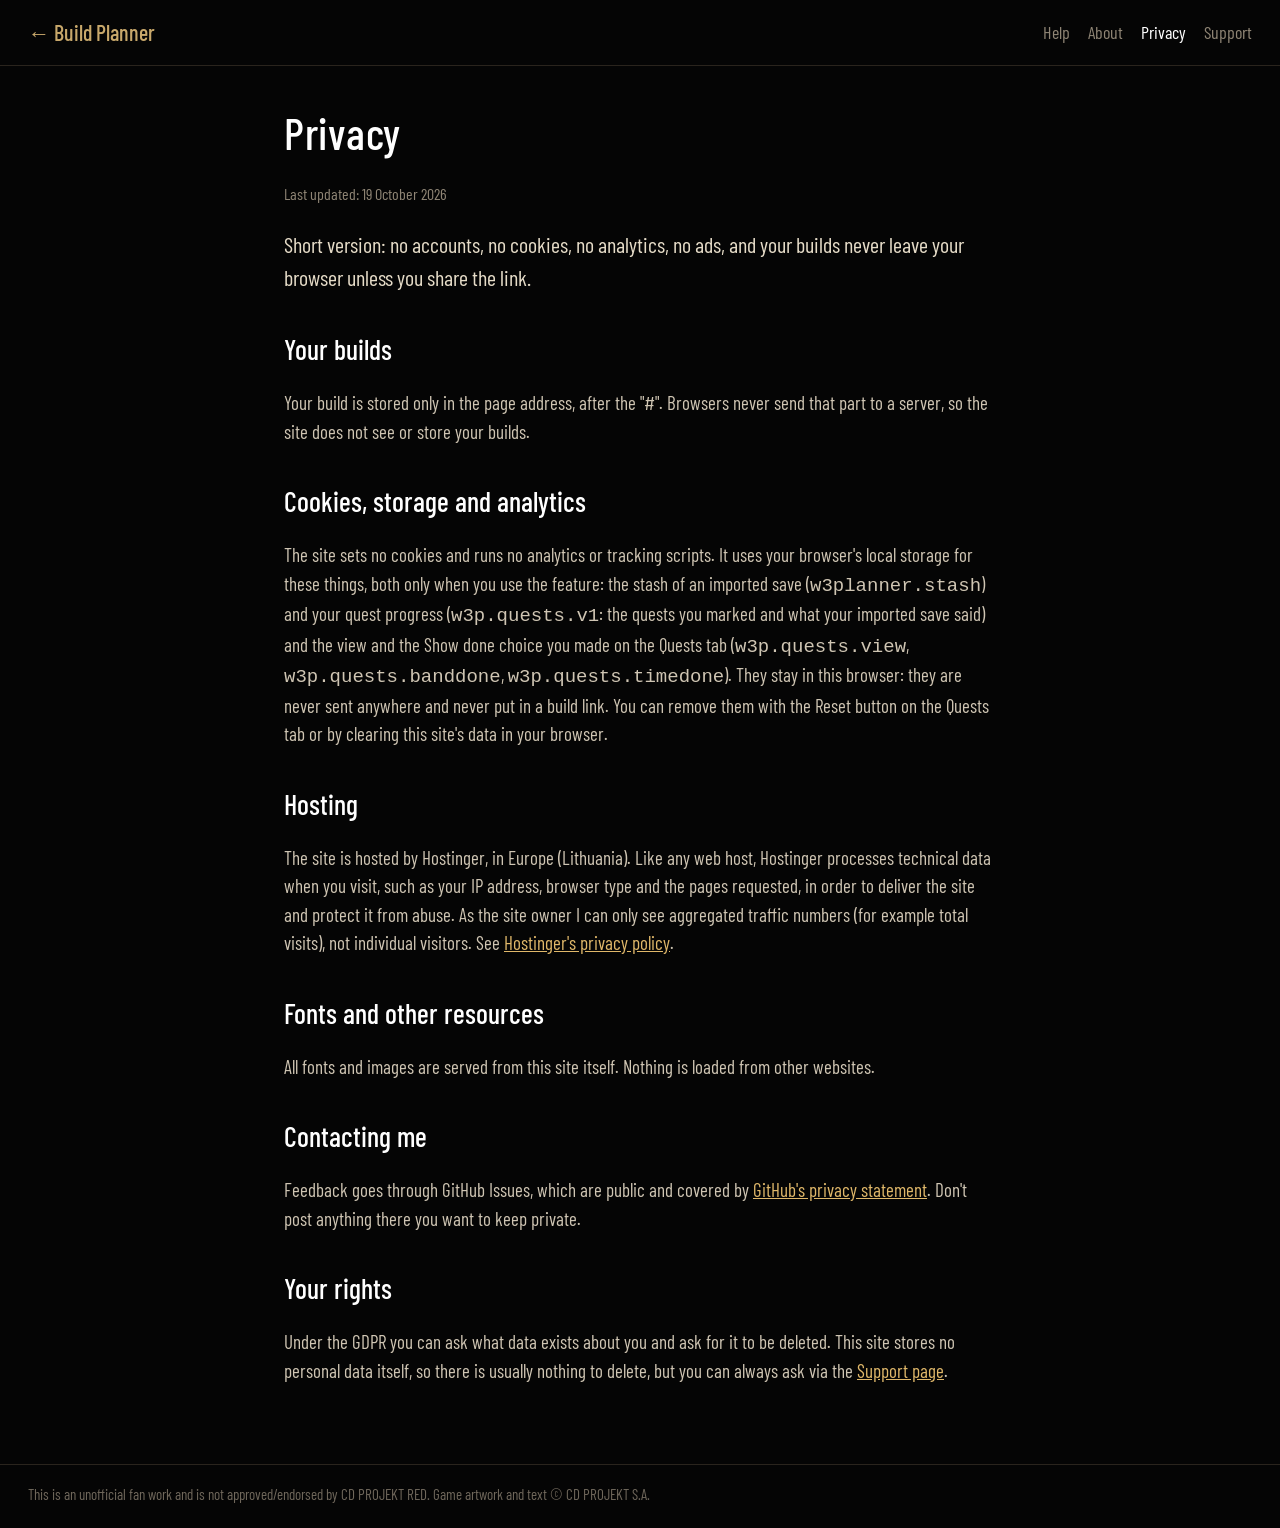
<file: static/privacy.html>
<!DOCTYPE html><html lang="en"><head><meta charset="utf-8"><meta name="viewport" content="width=device-width, initial-scale=1, viewport-fit=cover">
<title>Privacy – The Witcher 3 Build Planner &amp; Quest Tracker – Remaster</title><meta name="description" content="How the build planner for The Witcher 3 remaster handles your data: no accounts, no cookies, no analytics."><link rel="stylesheet" href="pages.css">
<link rel="icon" href="data:image/svg+xml,<svg xmlns=%22http://www.w3.org/2000/svg%22 viewBox=%220 0 100 100%22><text y=%22.9em%22 font-size=%2290%22>⚔️</text></svg>">
</head><body><header><a class="home" href="index.html">← Build Planner</a><nav aria-label="Site"><a href="help.html">Help</a><a href="about.html">About</a><a href="privacy.html" aria-current="page">Privacy</a><a href="support.html">Support</a></nav></header>
<main><h1>Privacy</h1><p class="muted">Last updated: 19 October 2026</p>
<p class="lead">Short version: no accounts, no cookies, no analytics, no ads, and your builds never leave your browser unless you share the link.</p>
<h2>Your builds</h2><p>Your build is stored only in the page address, after the "#". Browsers never send that part to a server, so the site does not see or store your builds.</p>
<h2>Cookies, storage and analytics</h2><p>The site sets no cookies and runs no analytics or tracking scripts. It uses your browser's local storage for these things, both only when you use the feature: the stash of an imported save (<code>w3planner.stash</code>) and your quest progress (<code>w3p.quests.v1</code>: the quests you marked and what your imported save said) and the view and the Show done choice you made on the Quests tab (<code>w3p.quests.view</code>, <code>w3p.quests.banddone</code>, <code>w3p.quests.timedone</code>). They stay in this browser: they are never sent anywhere and never put in a build link. You can remove them with the Reset button on the Quests tab or by clearing this site's data in your browser.</p>
<h2>Hosting</h2><p>The site is hosted by Hostinger, in Europe (Lithuania). Like any web host, Hostinger processes technical data when you visit, such as your IP address, browser type and the pages requested, in order to deliver the site and protect it from abuse. As the site owner I can only see aggregated traffic numbers (for example total visits), not individual visitors. See <a href="https://www.hostinger.com/legal/privacy-policy">Hostinger's privacy policy</a>.</p>
<h2>Fonts and other resources</h2><p>All fonts and images are served from this site itself. Nothing is loaded from other websites.</p>
<h2>Contacting me</h2><p>Feedback goes through GitHub Issues, which are public and covered by <a href="https://docs.github.com/en/site-policy/privacy-policies/github-general-privacy-statement">GitHub's privacy statement</a>. Don't post anything there you want to keep private.</p>
<h2>Your rights</h2><p>Under the GDPR you can ask what data exists about you and ask for it to be deleted. This site stores no personal data itself, so there is usually nothing to delete, but you can always ask via the <a href="support.html">Support page</a>.</p></main>
<footer>This is an unofficial fan work and is not approved/endorsed by CD PROJEKT RED. Game artwork and text © CD PROJEKT S.A.</footer></body></html>
</file>
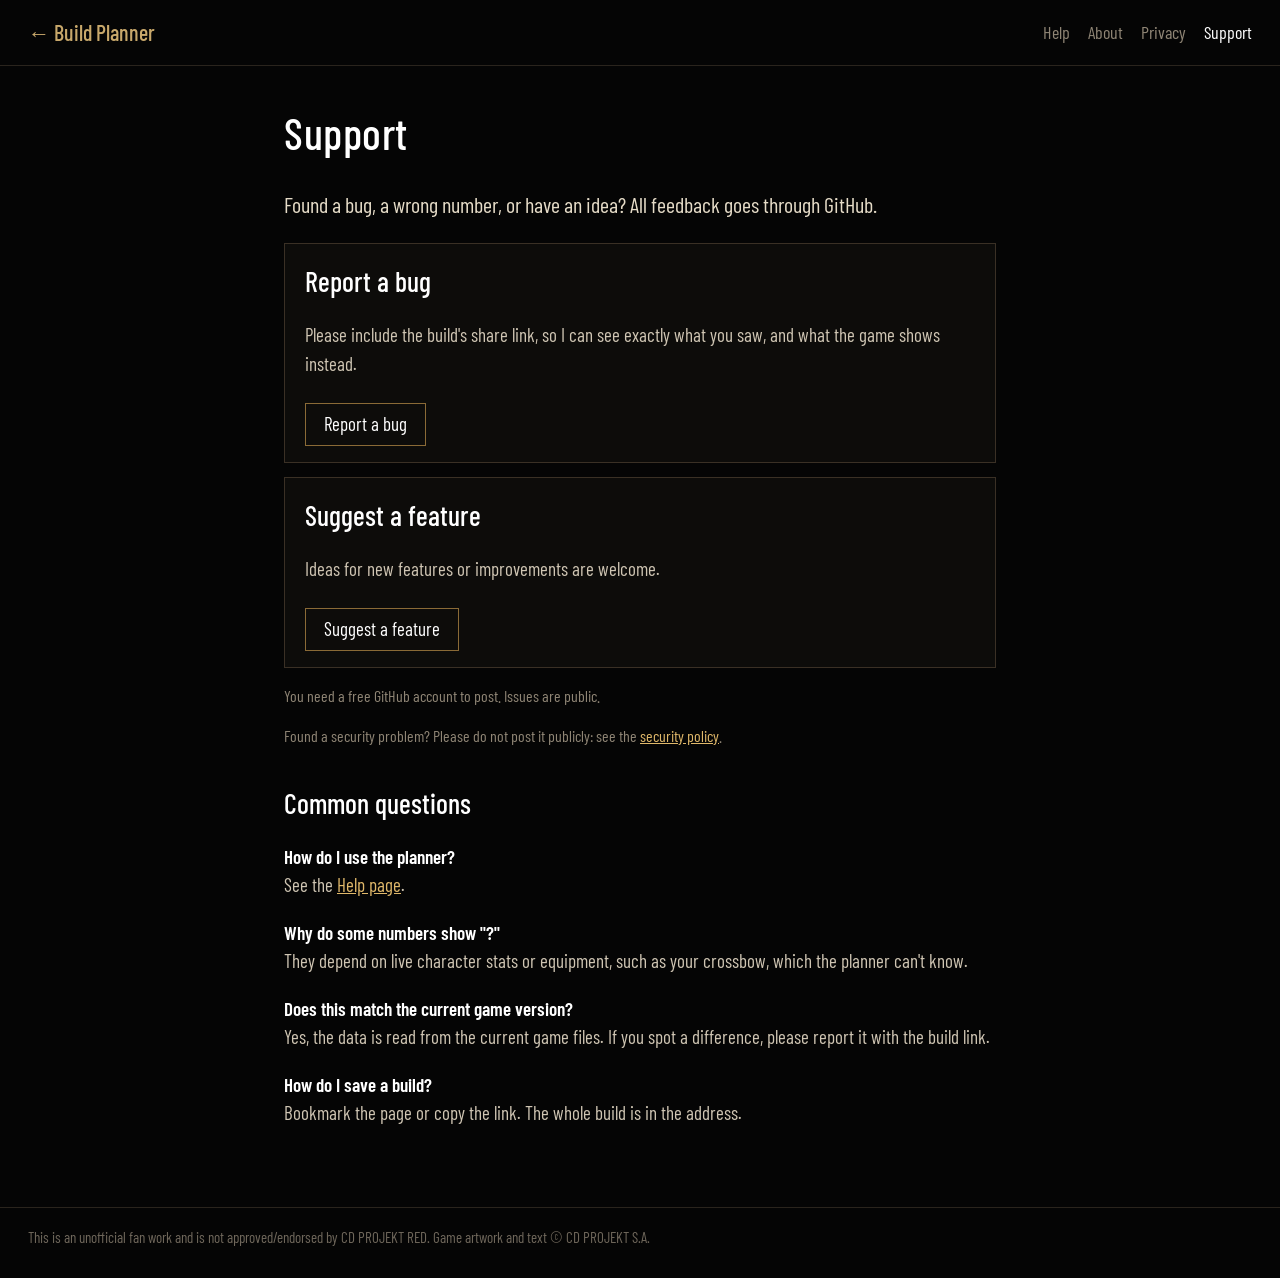
<file: static/support.html>
<!DOCTYPE html><html lang="en"><head><meta charset="utf-8"><meta name="viewport" content="width=device-width, initial-scale=1, viewport-fit=cover">
<title>Support – The Witcher 3 Build Planner &amp; Quest Tracker – Remaster</title><meta name="description" content="Report a bug or suggest a feature for the planner for The Witcher 3 remaster, on GitHub."><link rel="stylesheet" href="pages.css">
<link rel="icon" href="data:image/svg+xml,<svg xmlns=%22http://www.w3.org/2000/svg%22 viewBox=%220 0 100 100%22><text y=%22.9em%22 font-size=%2290%22>⚔️</text></svg>">
</head><body><header><a class="home" href="index.html">← Build Planner</a><nav aria-label="Site"><a href="help.html">Help</a><a href="about.html">About</a><a href="privacy.html">Privacy</a><a href="support.html" aria-current="page">Support</a></nav></header>
<main><h1>Support</h1><p class="lead">Found a bug, a wrong number, or have an idea? All feedback goes through GitHub.</p>
<div class="card"><h2 style="margin-top:0">Report a bug</h2><p>Please include the build's share link, so I can see exactly what you saw, and what the game shows instead.</p><a class="btn" href="https://github.com/viv4-web/w3planner/issues/new?template=bug.yml">Report a bug</a></div>
<div class="card"><h2 style="margin-top:0">Suggest a feature</h2><p>Ideas for new features or improvements are welcome.</p><a class="btn" href="https://github.com/viv4-web/w3planner/issues/new?template=feature.yml">Suggest a feature</a></div>
<p class="muted">You need a free GitHub account to post. Issues are public.</p>
<p class="muted">Found a security problem? Please do not post it publicly: see the <a href="https://github.com/viv4-web/w3planner/security/policy">security policy</a>.</p>
<h2>Common questions</h2>
<p><b style="color:#fff">How do I use the planner?</b><br>See the <a href="help.html">Help page</a>.</p>
<p><b style="color:#fff">Why do some numbers show "?"</b><br>They depend on live character stats or equipment, such as your crossbow, which the planner can't know.</p>
<p><b style="color:#fff">Does this match the current game version?</b><br>Yes, the data is read from the current game files. If you spot a difference, please report it with the build link.</p>
<p><b style="color:#fff">How do I save a build?</b><br>Bookmark the page or copy the link. The whole build is in the address.</p></main>
<footer>This is an unofficial fan work and is not approved/endorsed by CD PROJEKT RED. Game artwork and text © CD PROJEKT S.A.</footer></body></html>
</file>
<file: pages.css>
@font-face{font-family:"Barlow Condensed";font-style:normal;font-weight:400;font-display:swap;src:url(fonts/barlow-condensed-latin-400-normal.woff2) format("woff2")}
@font-face{font-family:"Barlow Condensed";font-style:normal;font-weight:500;font-display:swap;src:url(fonts/barlow-condensed-latin-500-normal.woff2) format("woff2")}
@font-face{font-family:"Barlow Condensed";font-style:normal;font-weight:600;font-display:swap;src:url(fonts/barlow-condensed-latin-600-normal.woff2) format("woff2")}
:root{box-sizing:border-box;color-scheme:dark;padding-top:env(safe-area-inset-top,0px);padding-bottom:env(safe-area-inset-bottom,0px)}*,*::before,*::after{box-sizing:inherit}
html{scroll-padding-top:env(safe-area-inset-top,0px)}
body{margin:0;min-height:100vh;background:#050505;color:#d9d0bf;font-family:"Barlow Condensed","Arial Narrow",Arial,sans-serif;font-size:19px;line-height:1.5}
header{display:flex;align-items:center;gap:22px;padding:16px 28px;border-bottom:1px solid #2a241d;flex-wrap:wrap}
header a.home{color:#c8a86b;text-decoration:none;font-size:22px;font-weight:500}
nav{display:flex;gap:18px;margin-left:auto}nav a{color:#8f8575;text-decoration:none;font-size:18px}nav a:hover,nav a:focus-visible,nav a[aria-current]{color:#fff}
main{max-width:760px;margin:0 auto;padding:34px 24px 60px}
h1{font-weight:500;font-size:44px;color:#fff;margin:0 0 6px;letter-spacing:.5px}h2{font-weight:500;font-size:28px;color:#fff;margin:34px 0 8px}
p,li{color:#cfc5b3}a{color:#e0b86a}a:focus-visible{outline:2px solid #c8a86b;outline-offset:2px}
.lead{font-size:22px;color:#e6dcc8}.muted{color:#8f8575;font-size:16px}
.card{border:1px solid #3a3025;background:#0d0c0a;padding:16px 20px;margin:14px 0}
.btn{display:inline-block;border:1px solid #8a6a36;color:#fff;text-decoration:none;padding:6px 18px;margin:6px 10px 0 0}.btn:hover{border-color:#e0b86a}
footer{border-top:1px solid #2a241d;padding:18px 28px 30px;color:#6f675b;font-size:15px}

kbd{border:1px solid #6b5a42;border-bottom-width:2px;padding:0 6px;font-family:inherit;font-size:16px;color:#fff;background:#15120f}
table{border-collapse:collapse;width:100%;margin:10px 0}td,th{border-bottom:1px solid #2a241d;padding:7px 10px;text-align:left;vertical-align:top}th{color:#fff;font-weight:500}
.toc a{margin-right:14px}
</file>
<file: static/pages.css>
@font-face{font-family:"Barlow Condensed";font-style:normal;font-weight:400;font-display:swap;src:url(fonts/barlow-condensed-latin-400-normal.woff2) format("woff2")}
@font-face{font-family:"Barlow Condensed";font-style:normal;font-weight:500;font-display:swap;src:url(fonts/barlow-condensed-latin-500-normal.woff2) format("woff2")}
@font-face{font-family:"Barlow Condensed";font-style:normal;font-weight:600;font-display:swap;src:url(fonts/barlow-condensed-latin-600-normal.woff2) format("woff2")}
:root{box-sizing:border-box;color-scheme:dark;padding-top:env(safe-area-inset-top,0px);padding-bottom:env(safe-area-inset-bottom,0px)}*,*::before,*::after{box-sizing:inherit}
html{scroll-padding-top:env(safe-area-inset-top,0px)}
body{margin:0;min-height:100vh;background:#050505;color:#d9d0bf;font-family:"Barlow Condensed","Arial Narrow",Arial,sans-serif;font-size:19px;line-height:1.5}
header{display:flex;align-items:center;gap:22px;padding:16px 28px;border-bottom:1px solid #2a241d;flex-wrap:wrap}
header a.home{color:#c8a86b;text-decoration:none;font-size:22px;font-weight:500}
nav{display:flex;gap:18px;margin-left:auto}nav a{color:#8f8575;text-decoration:none;font-size:18px}nav a:hover,nav a:focus-visible,nav a[aria-current]{color:#fff}
main{max-width:760px;margin:0 auto;padding:34px 24px 60px}
h1{font-weight:500;font-size:44px;color:#fff;margin:0 0 6px;letter-spacing:.5px}h2{font-weight:500;font-size:28px;color:#fff;margin:34px 0 8px}
p,li{color:#cfc5b3}a{color:#e0b86a}a:focus-visible{outline:2px solid #c8a86b;outline-offset:2px}
.lead{font-size:22px;color:#e6dcc8}.muted{color:#8f8575;font-size:16px}
.card{border:1px solid #3a3025;background:#0d0c0a;padding:16px 20px;margin:14px 0}
.btn{display:inline-block;border:1px solid #8a6a36;color:#fff;text-decoration:none;padding:6px 18px;margin:6px 10px 0 0}.btn:hover{border-color:#e0b86a}
footer{border-top:1px solid #2a241d;padding:18px 28px 30px;color:#6f675b;font-size:15px}

kbd{border:1px solid #6b5a42;border-bottom-width:2px;padding:0 6px;font-family:inherit;font-size:16px;color:#fff;background:#15120f}
table{border-collapse:collapse;width:100%;margin:10px 0}td,th{border-bottom:1px solid #2a241d;padding:7px 10px;text-align:left;vertical-align:top}th{color:#fff;font-weight:500}
.toc a{margin-right:14px}
</file>
